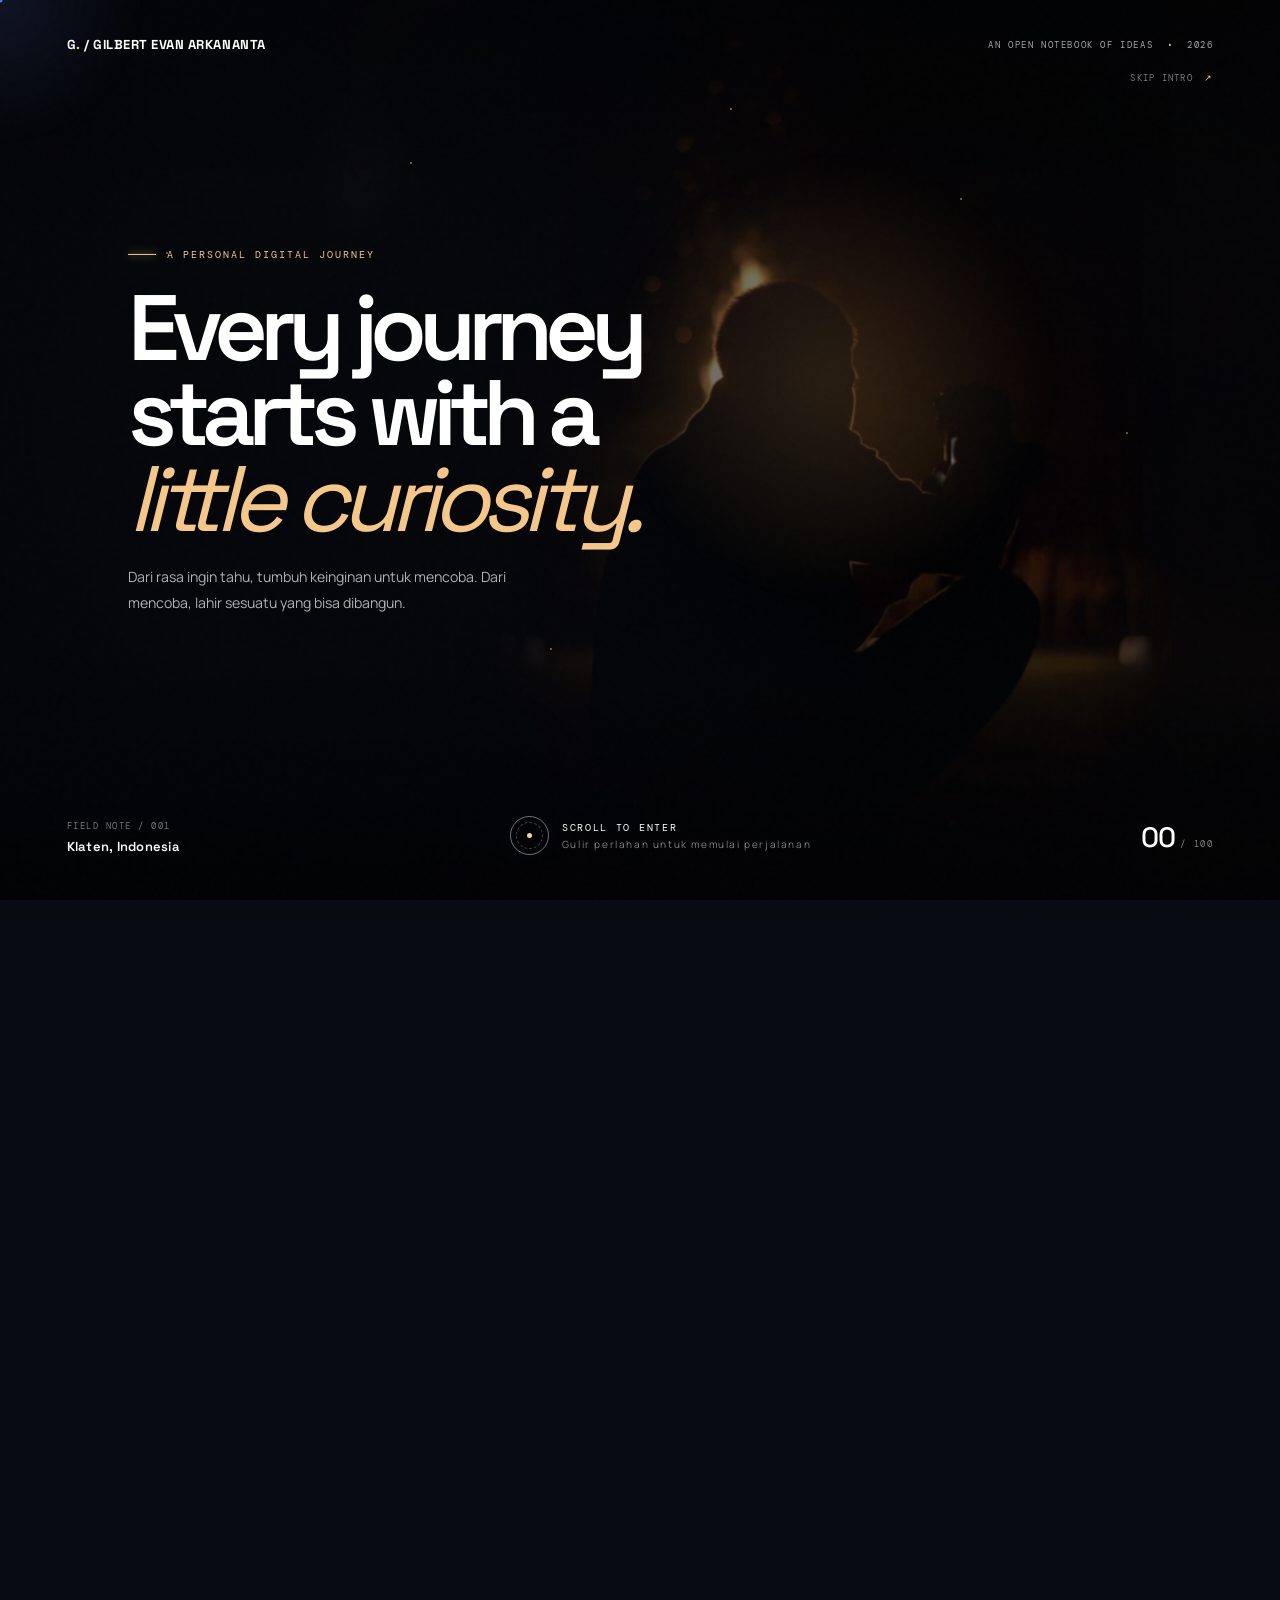
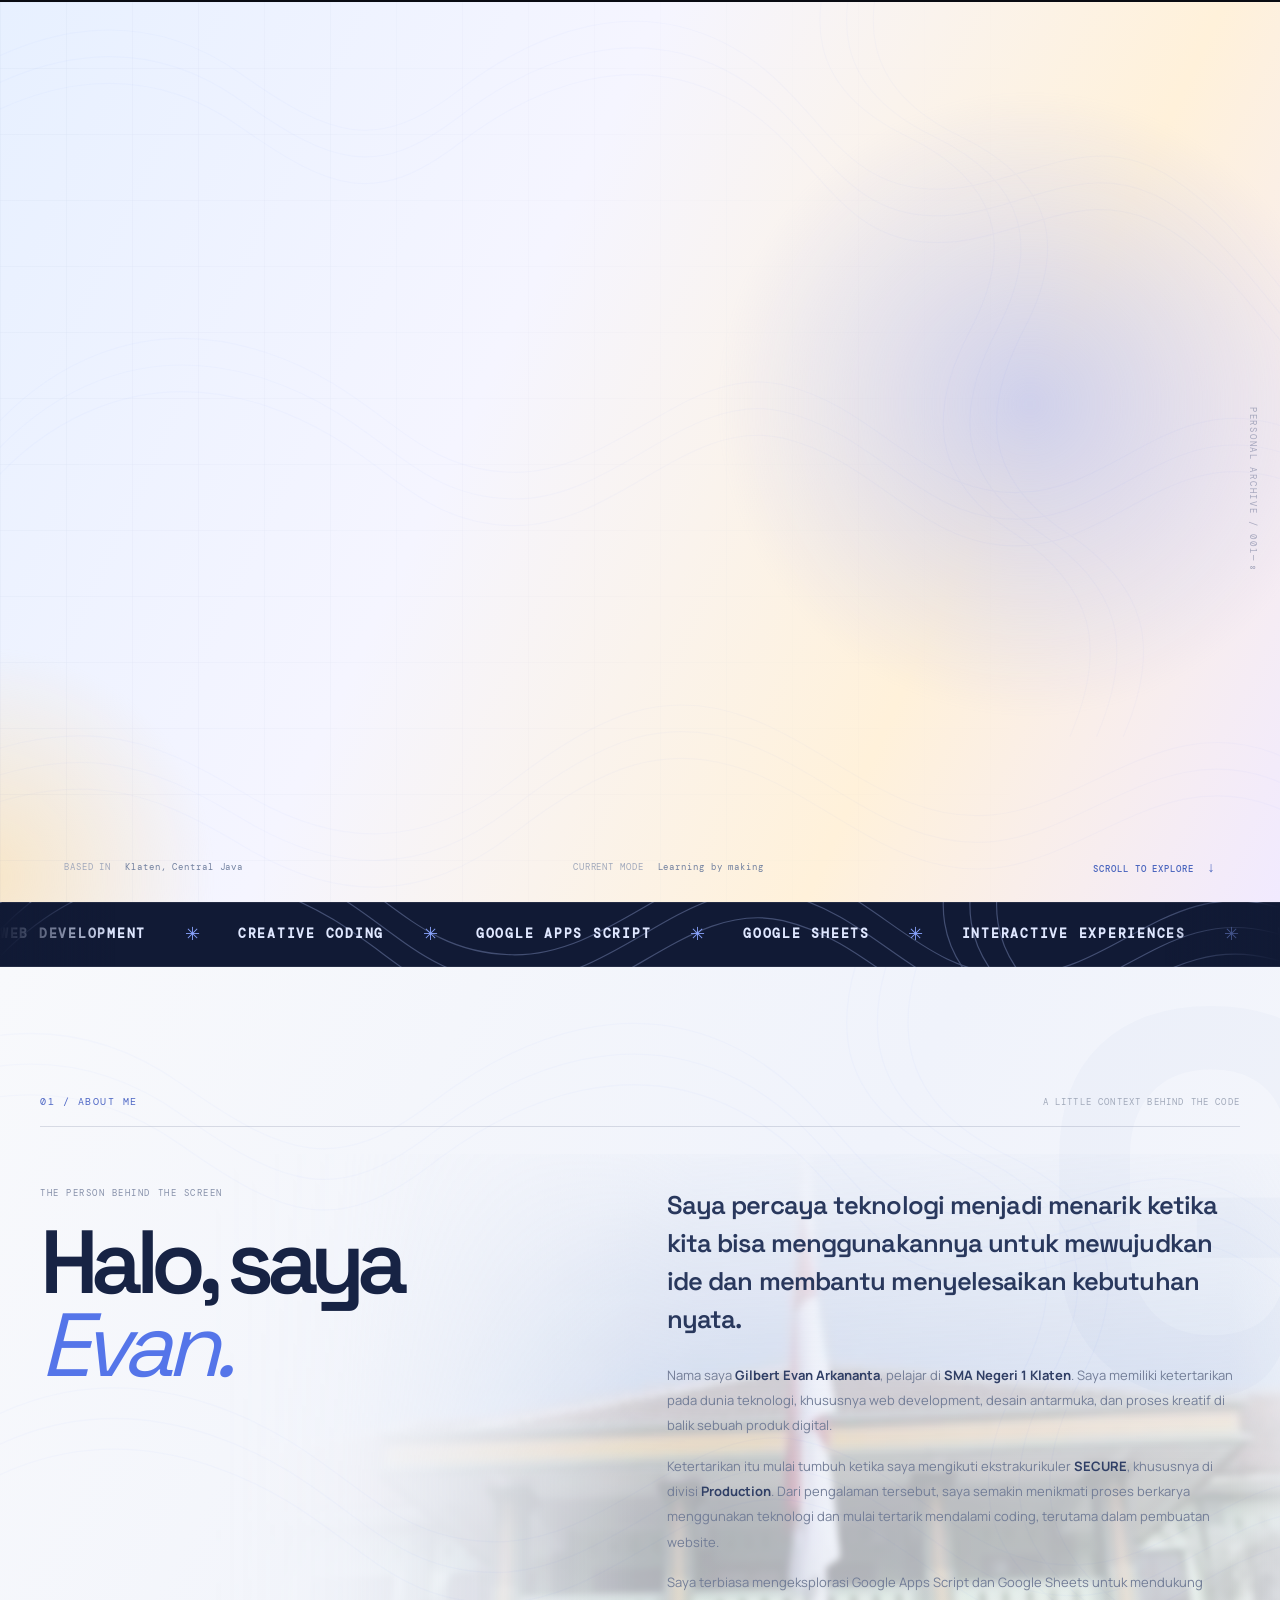
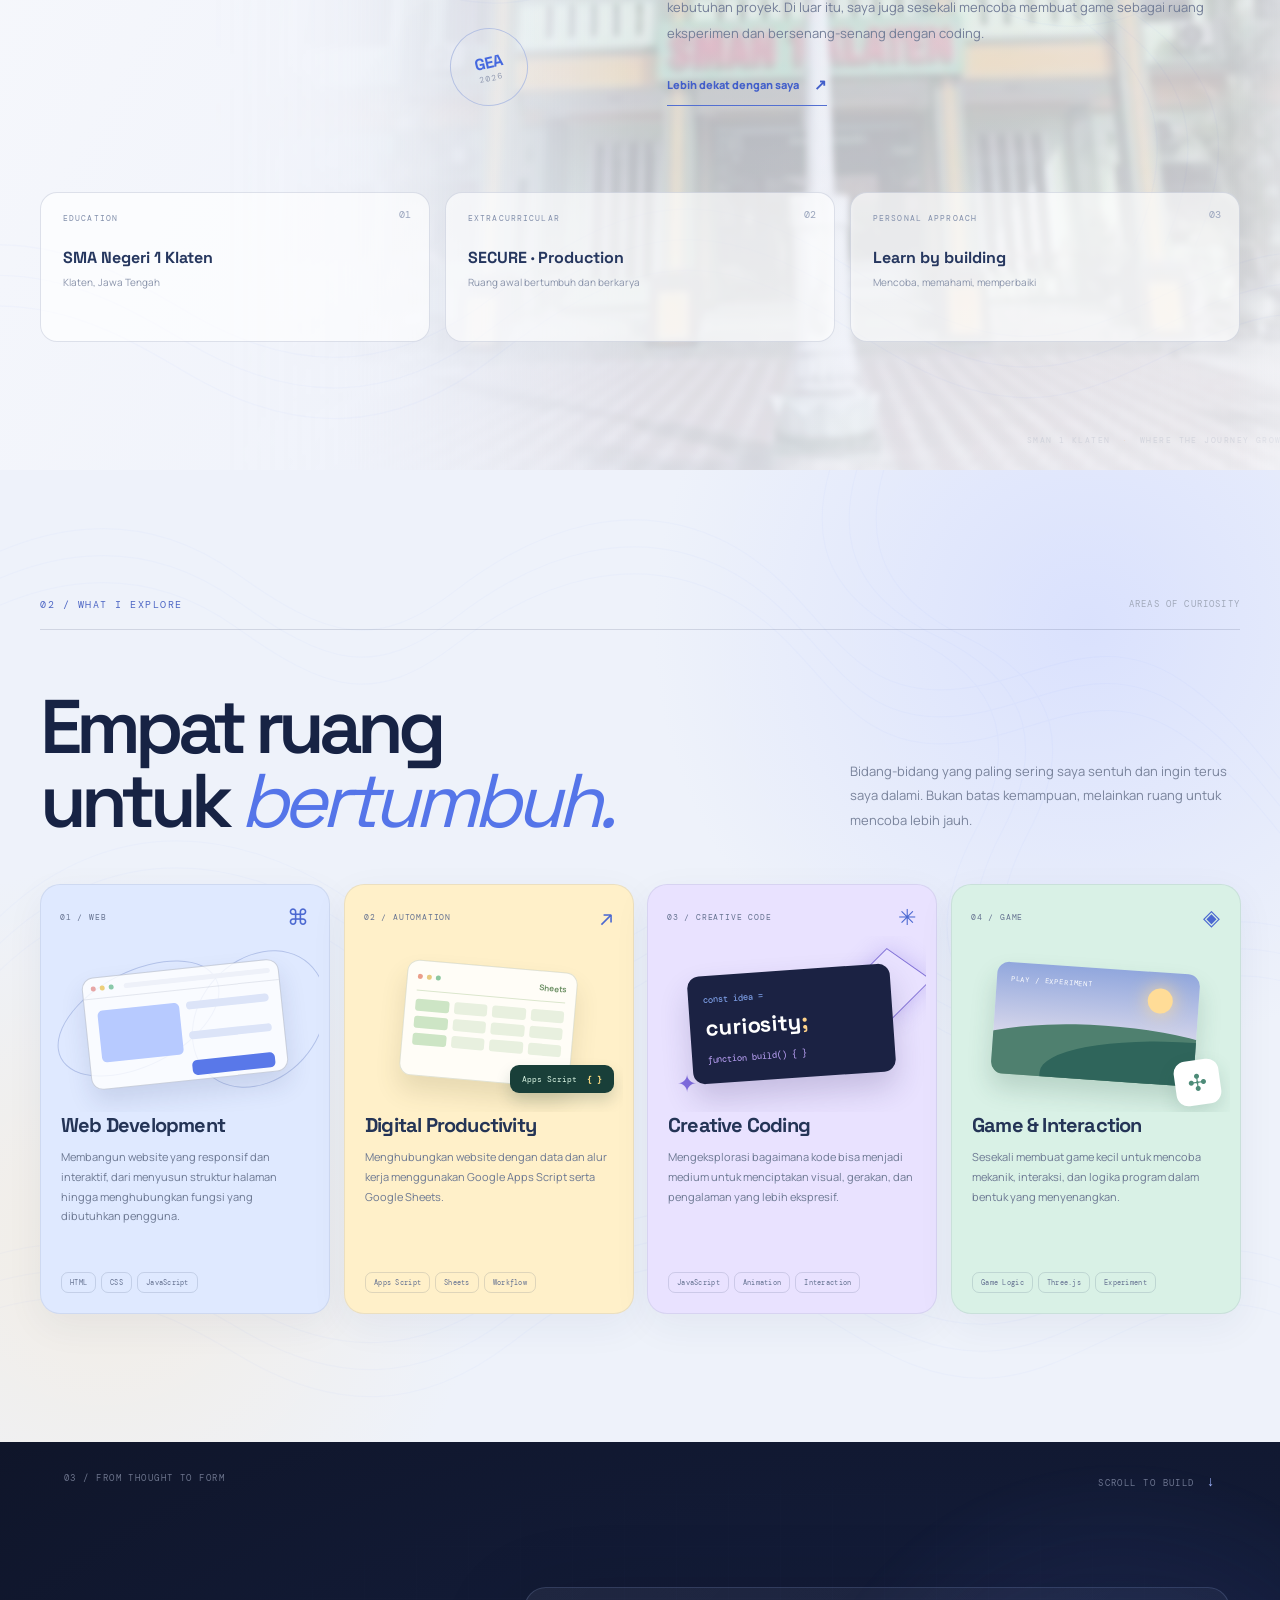
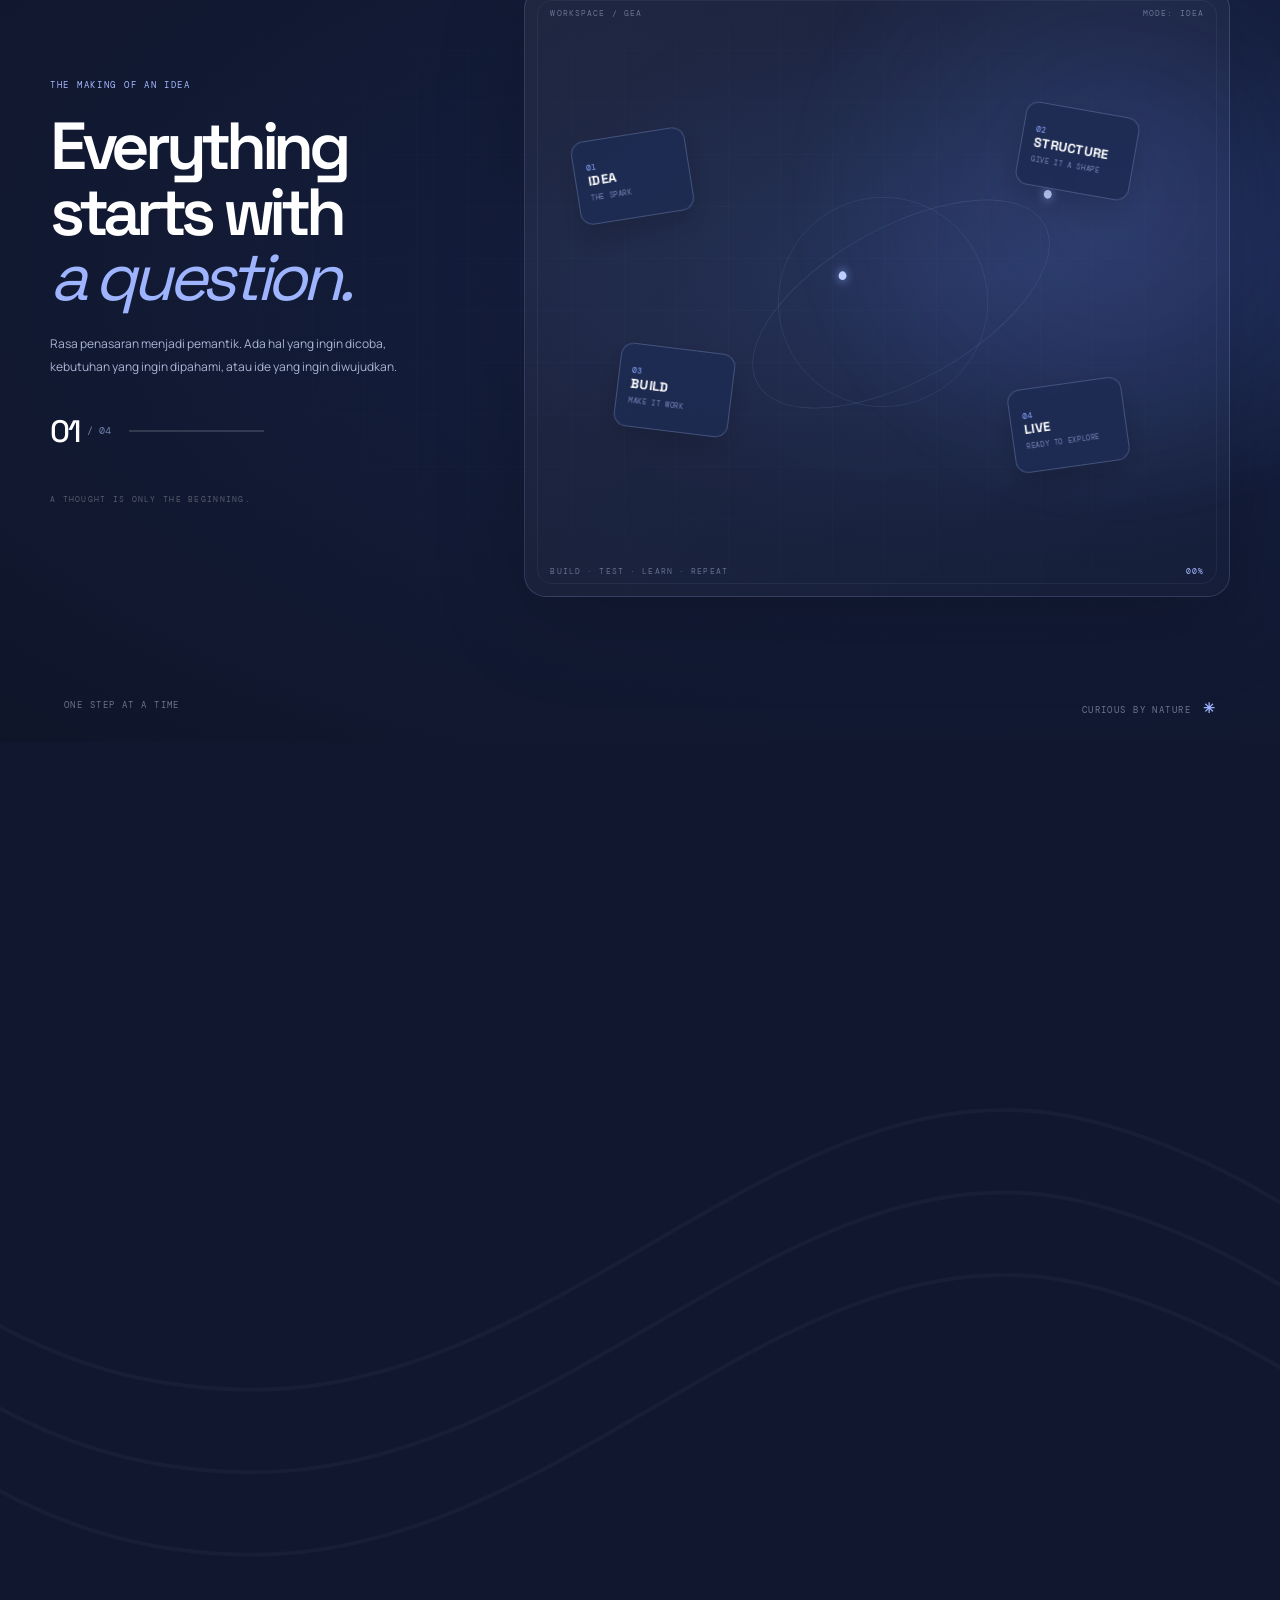
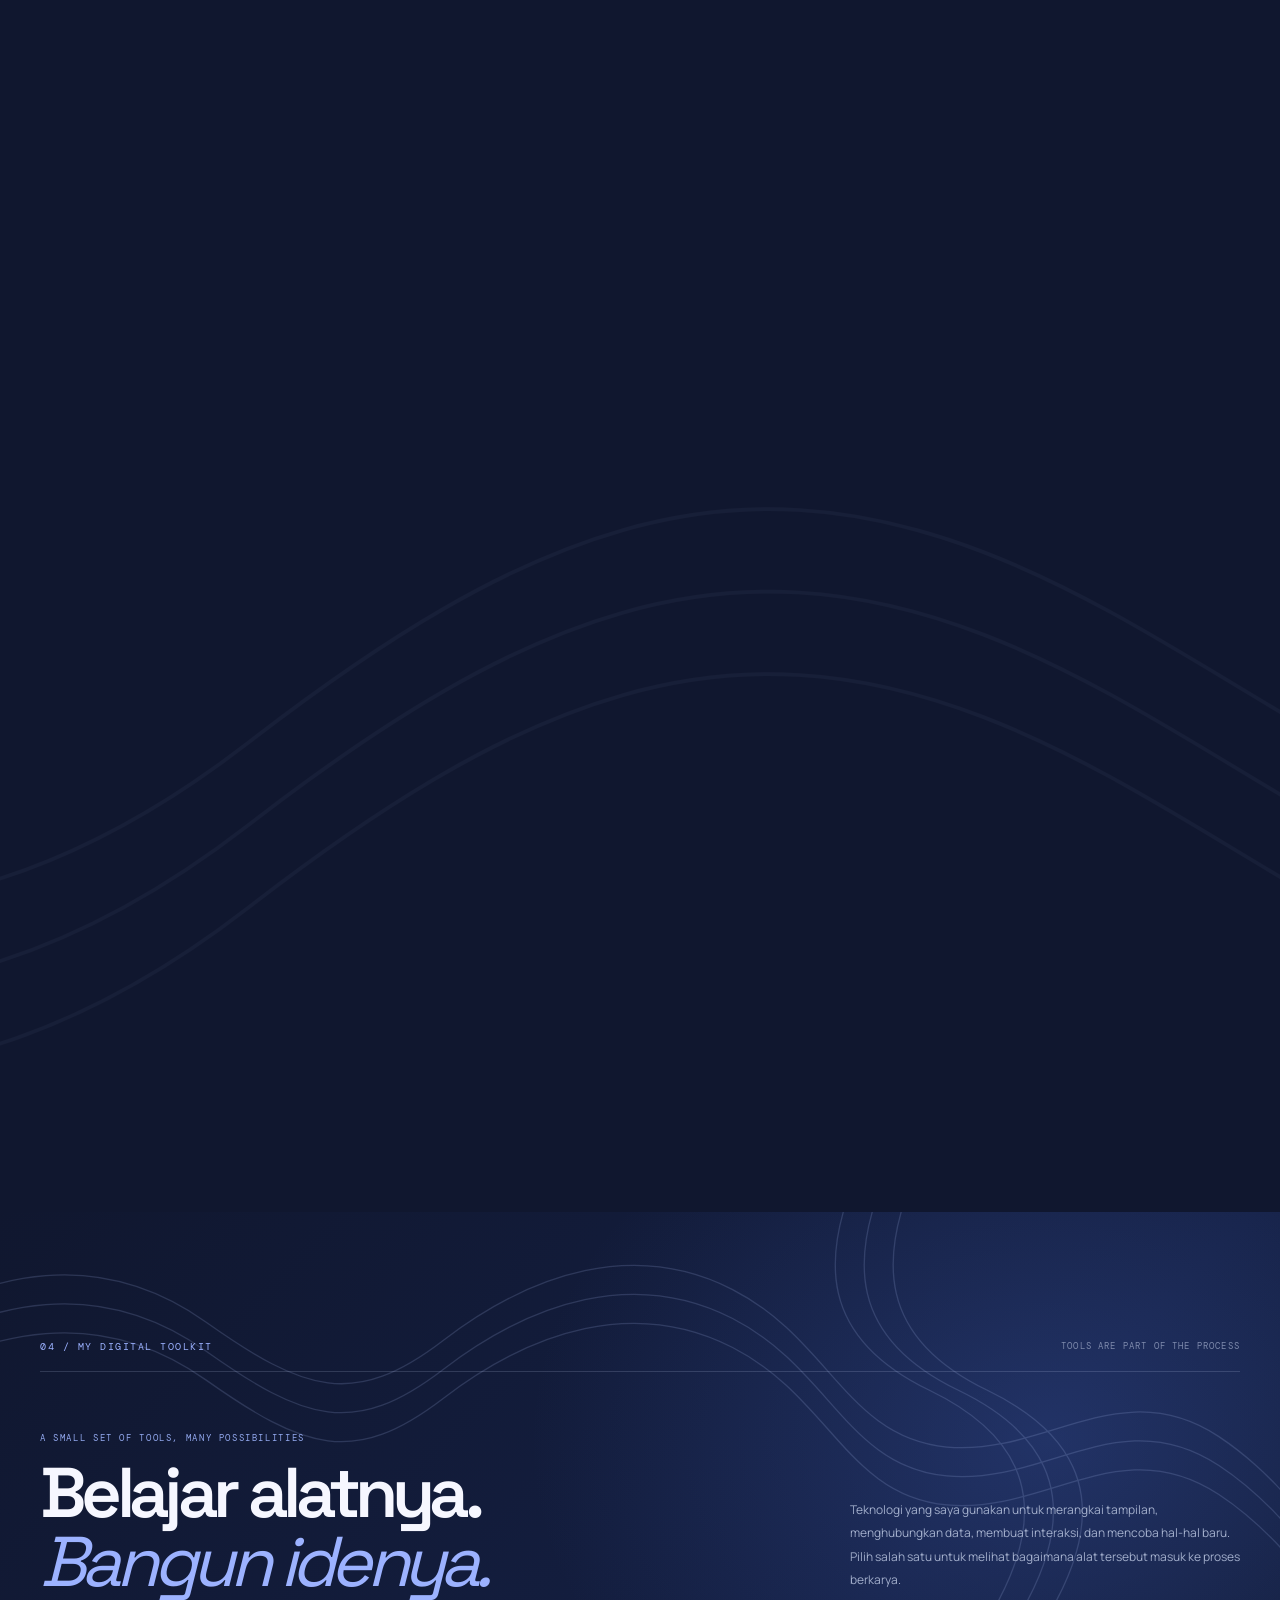
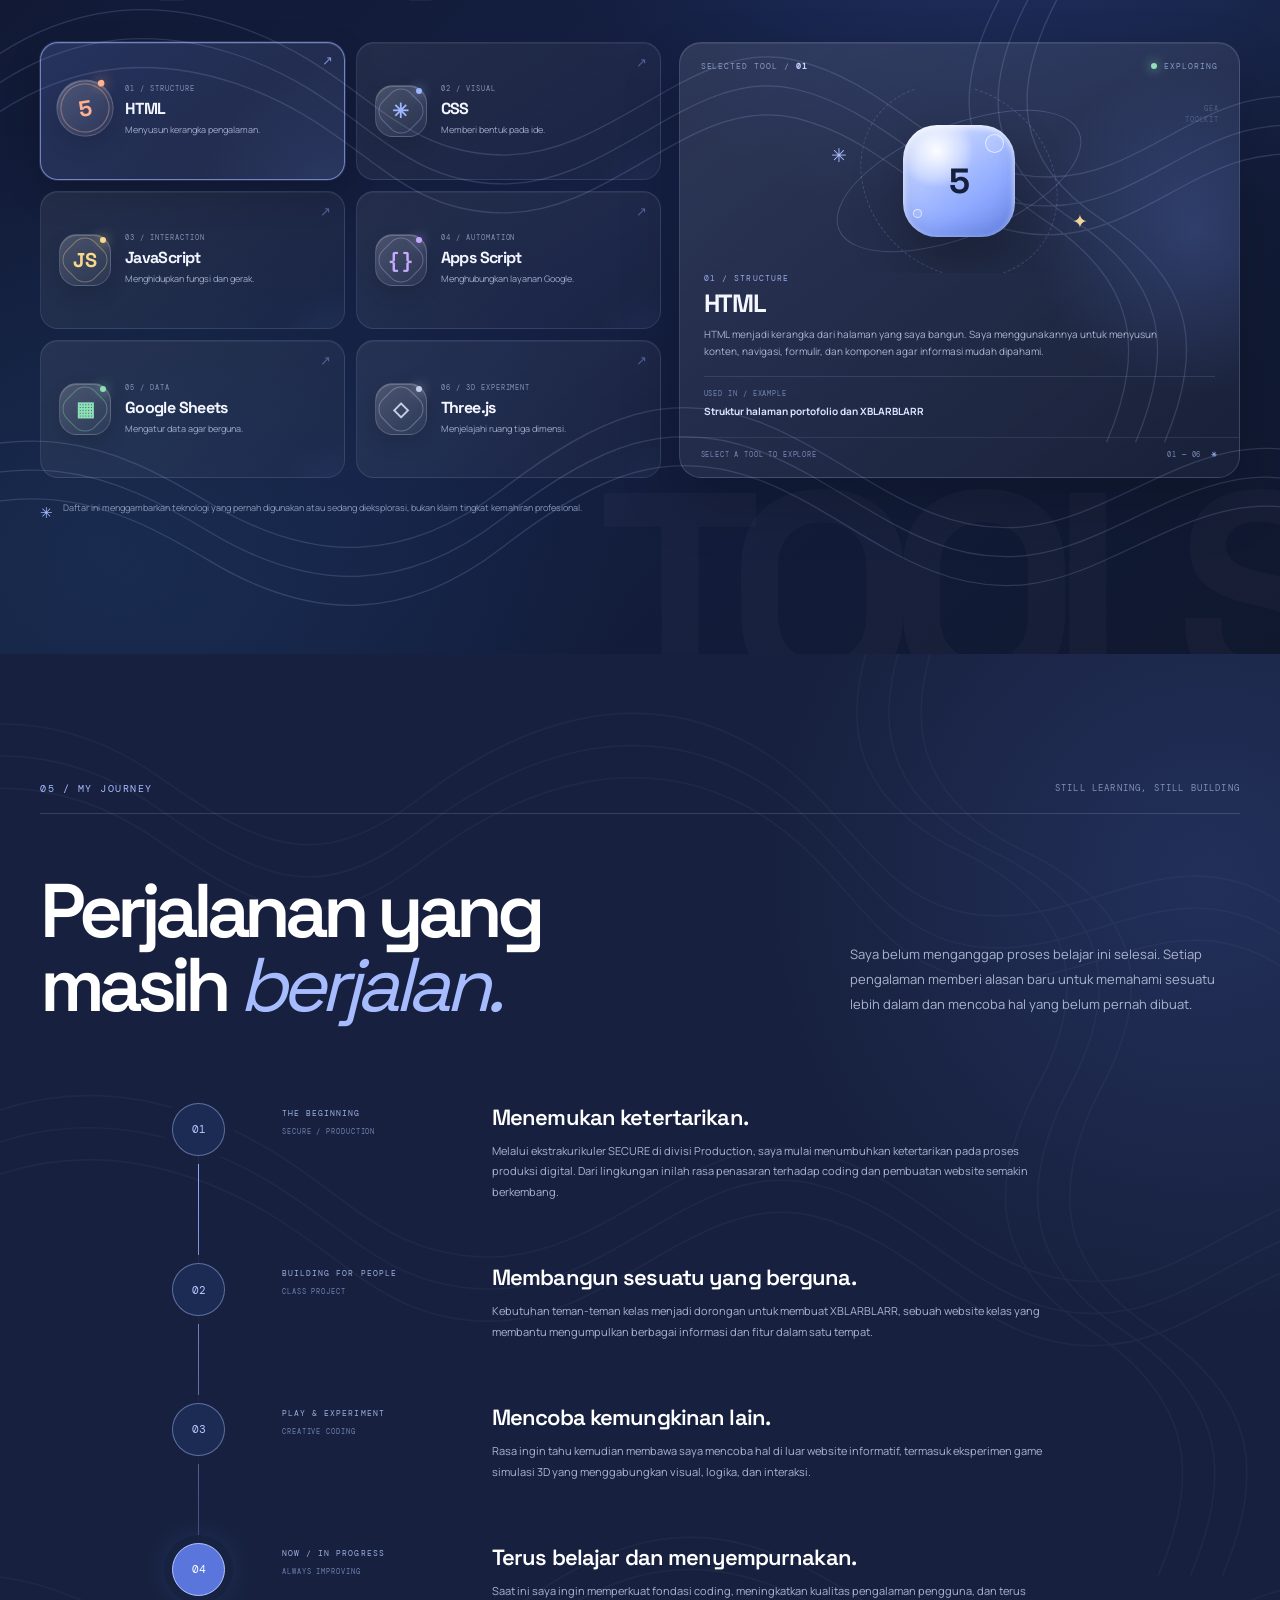
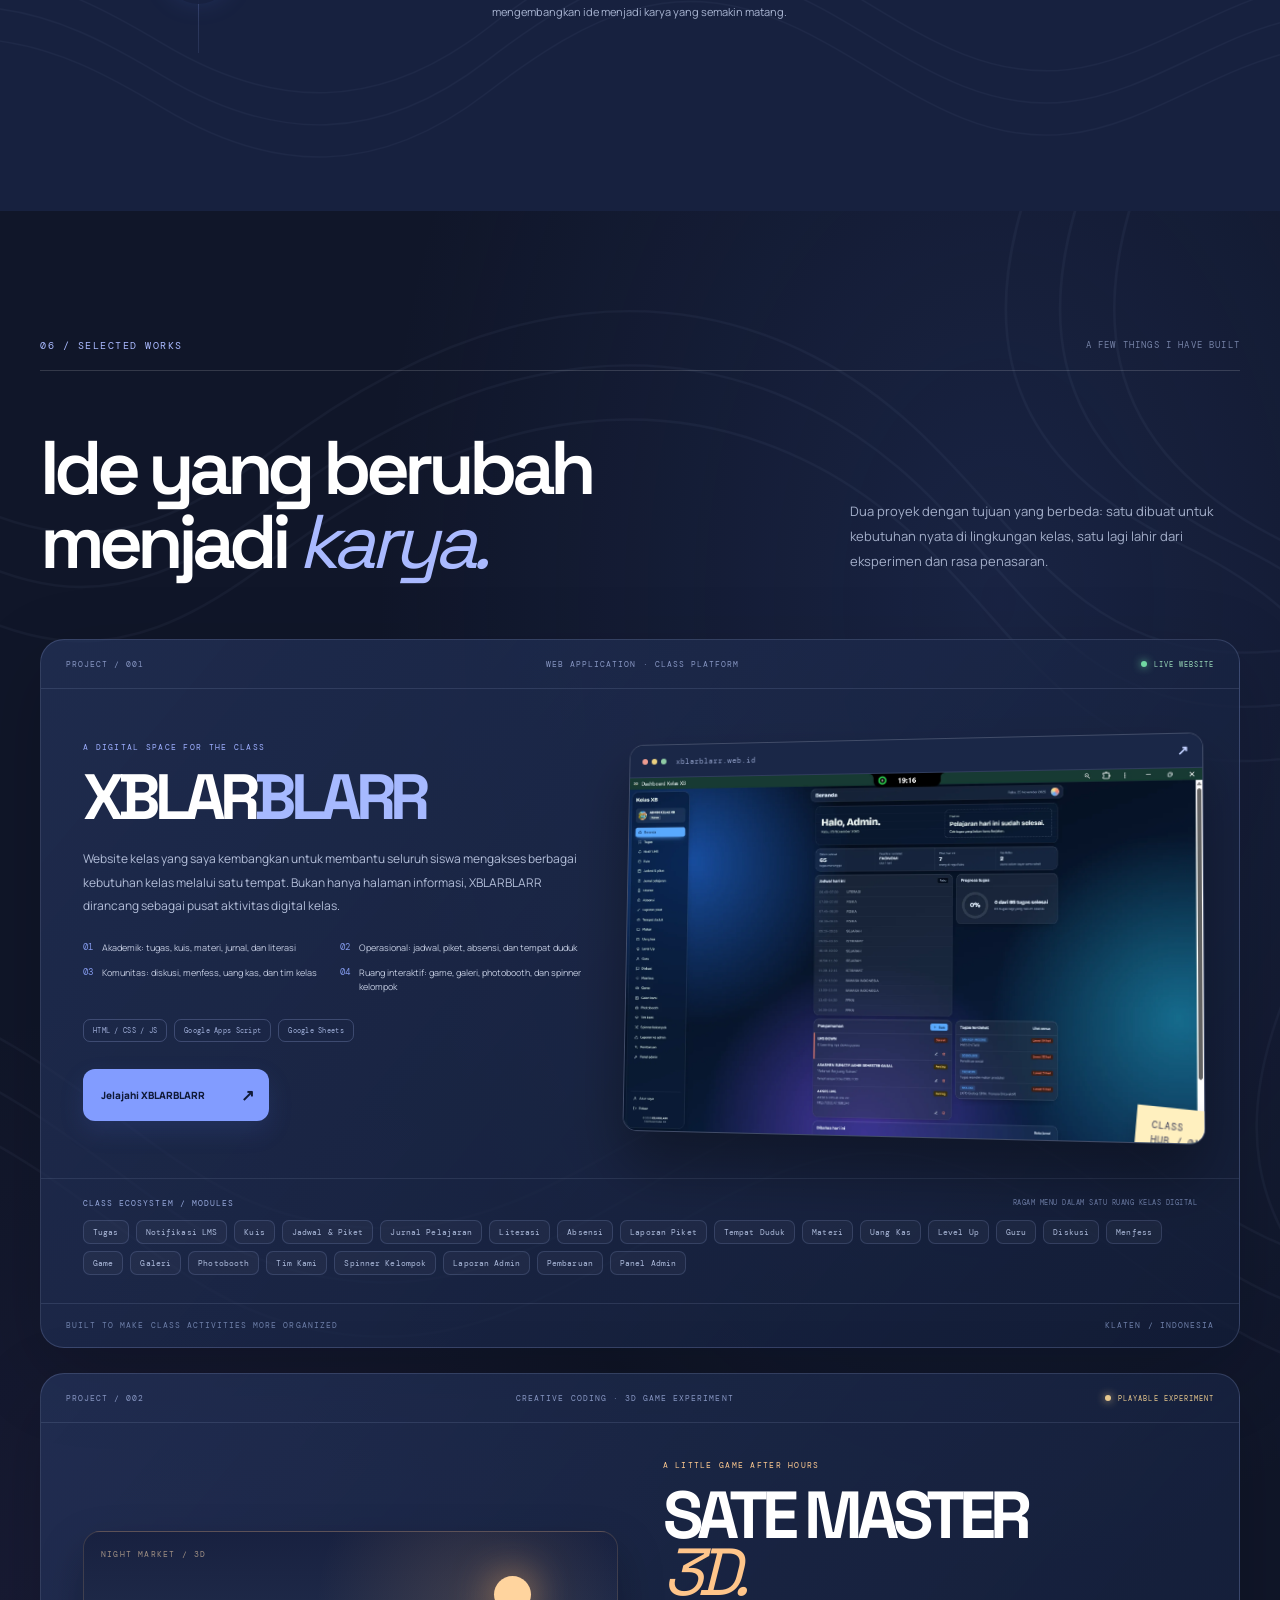
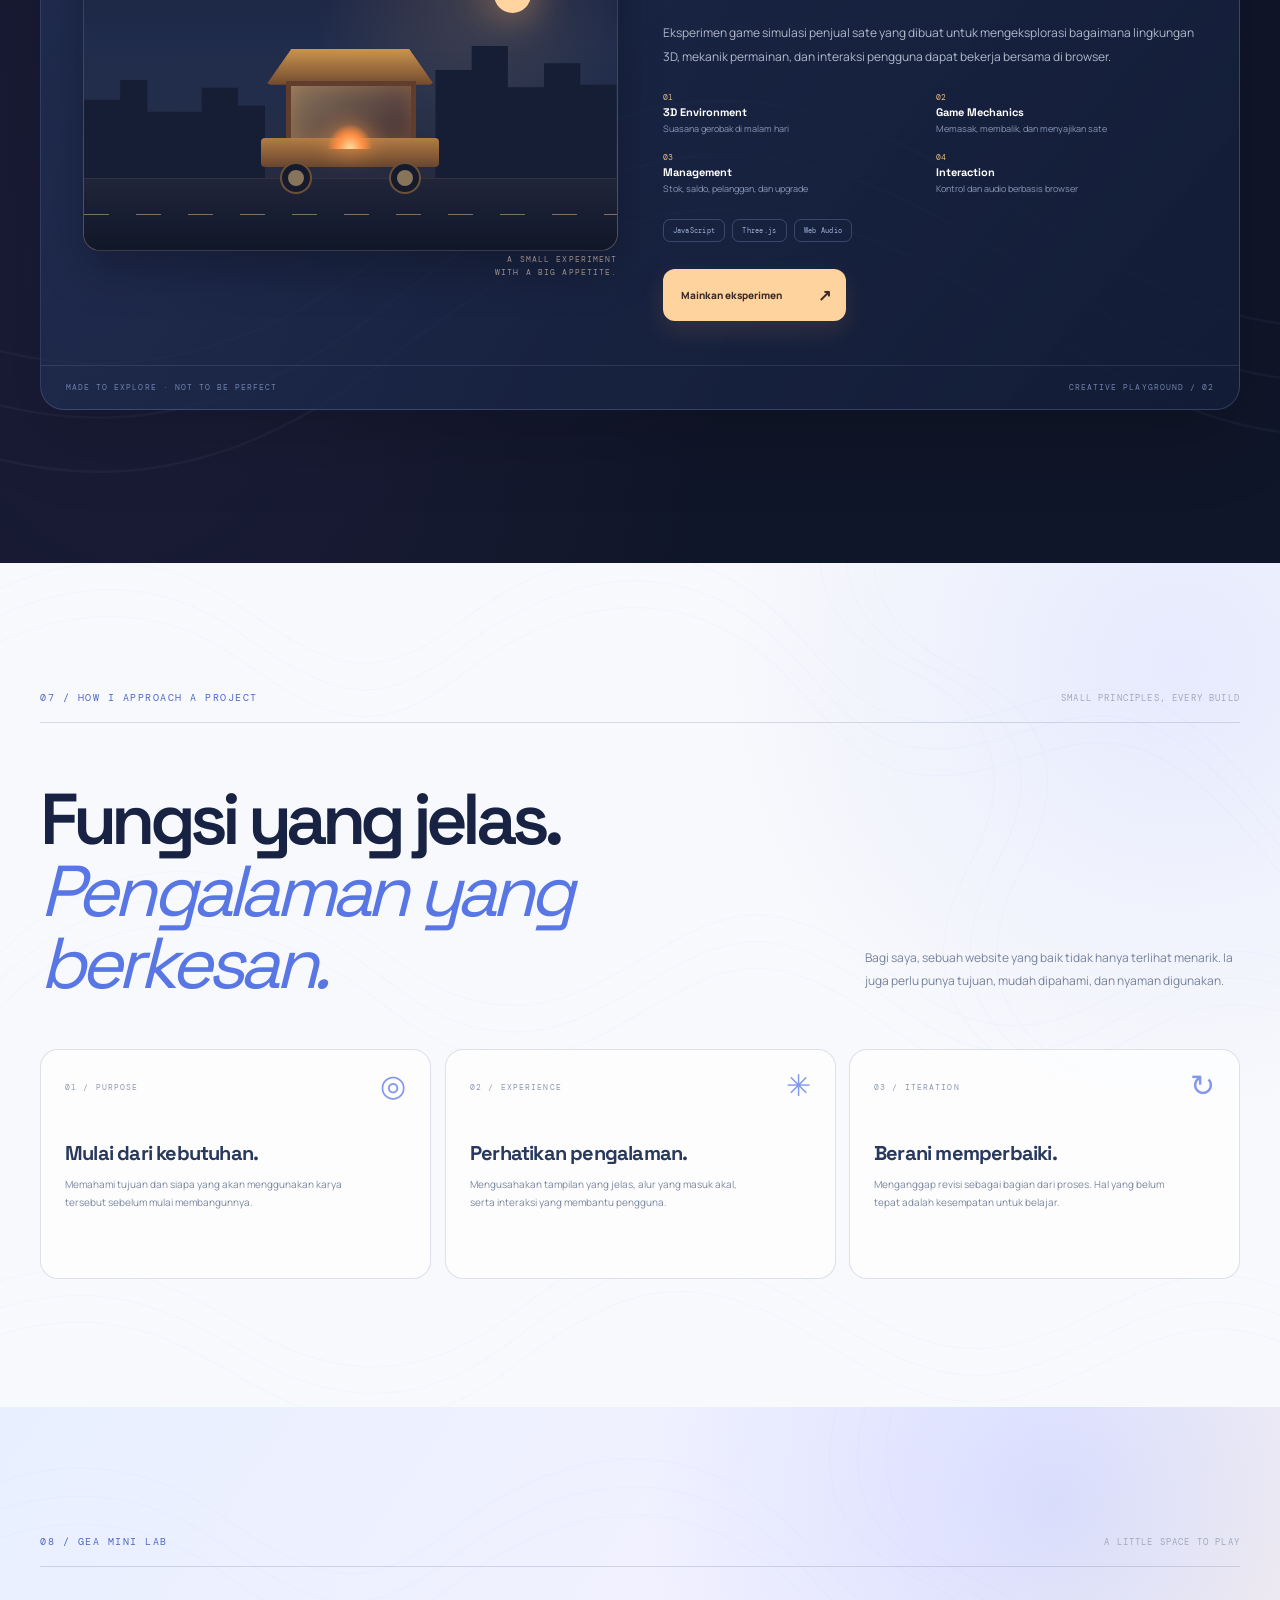
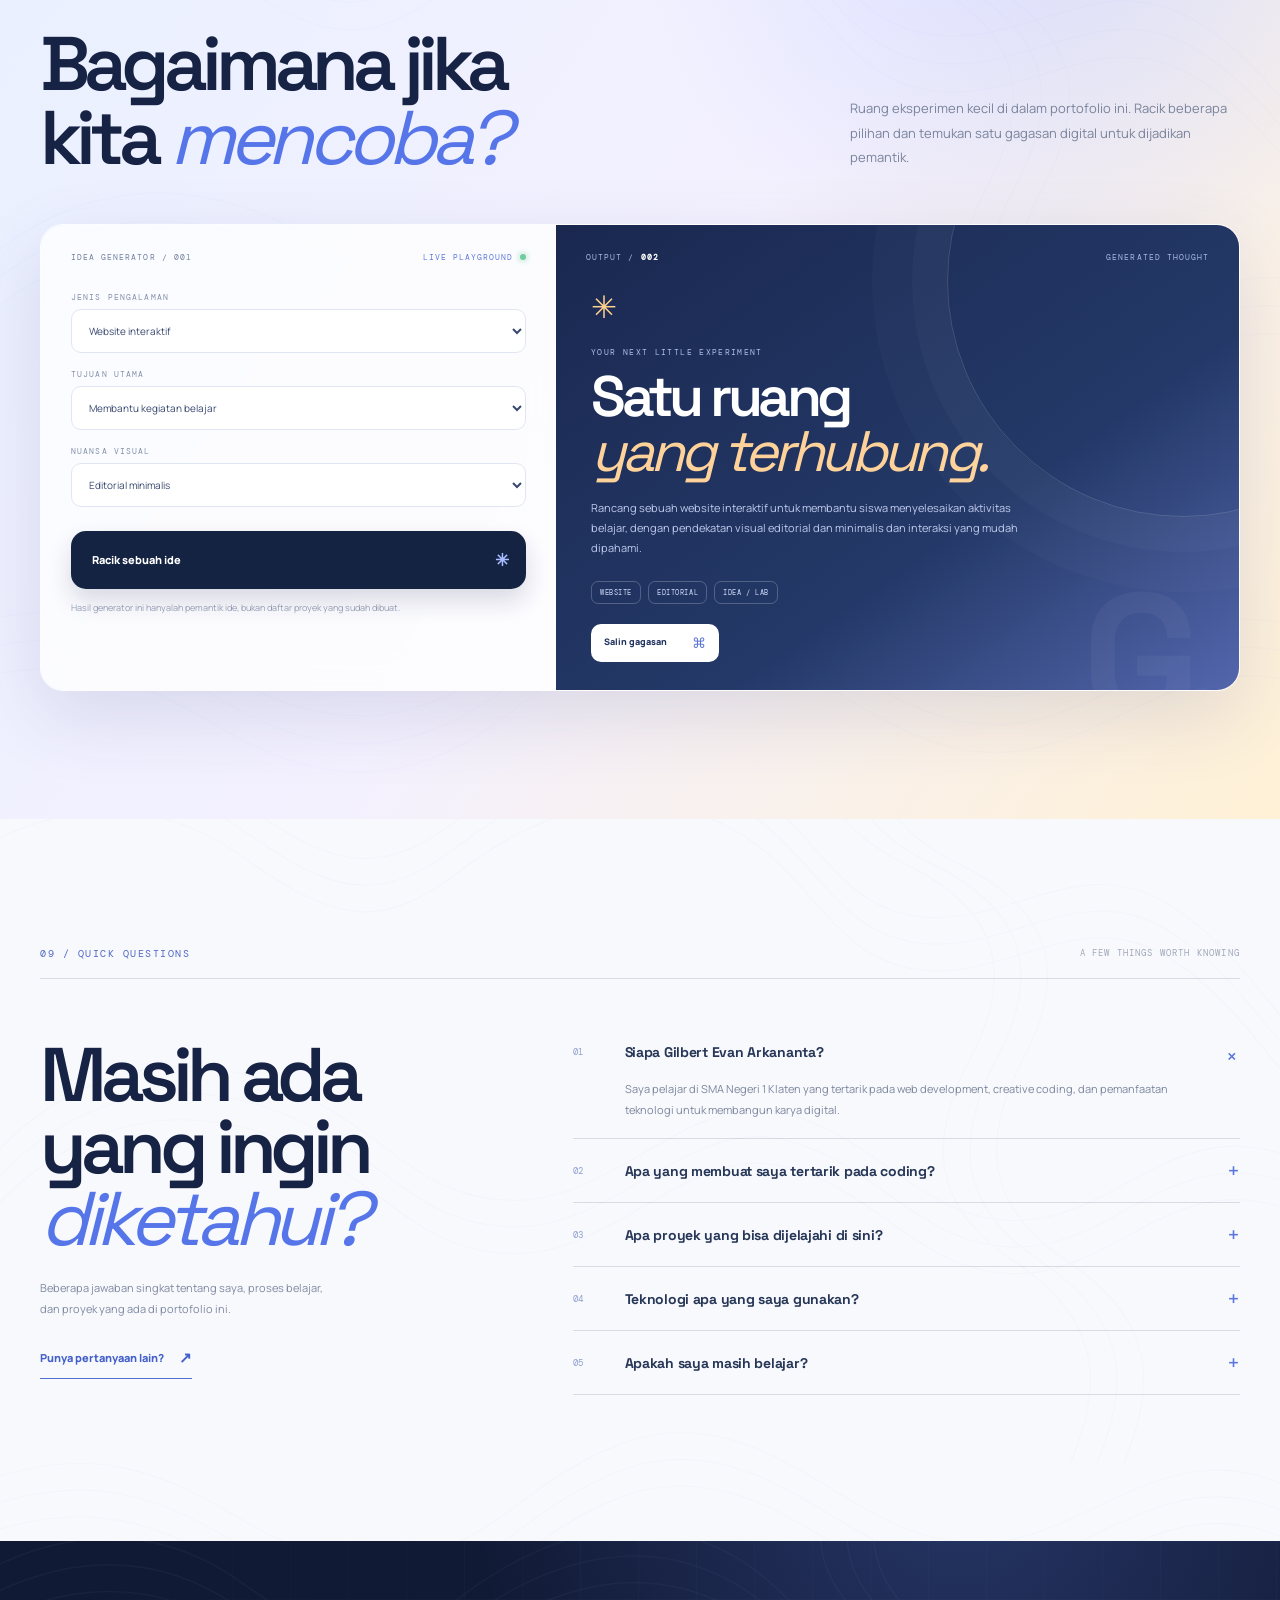
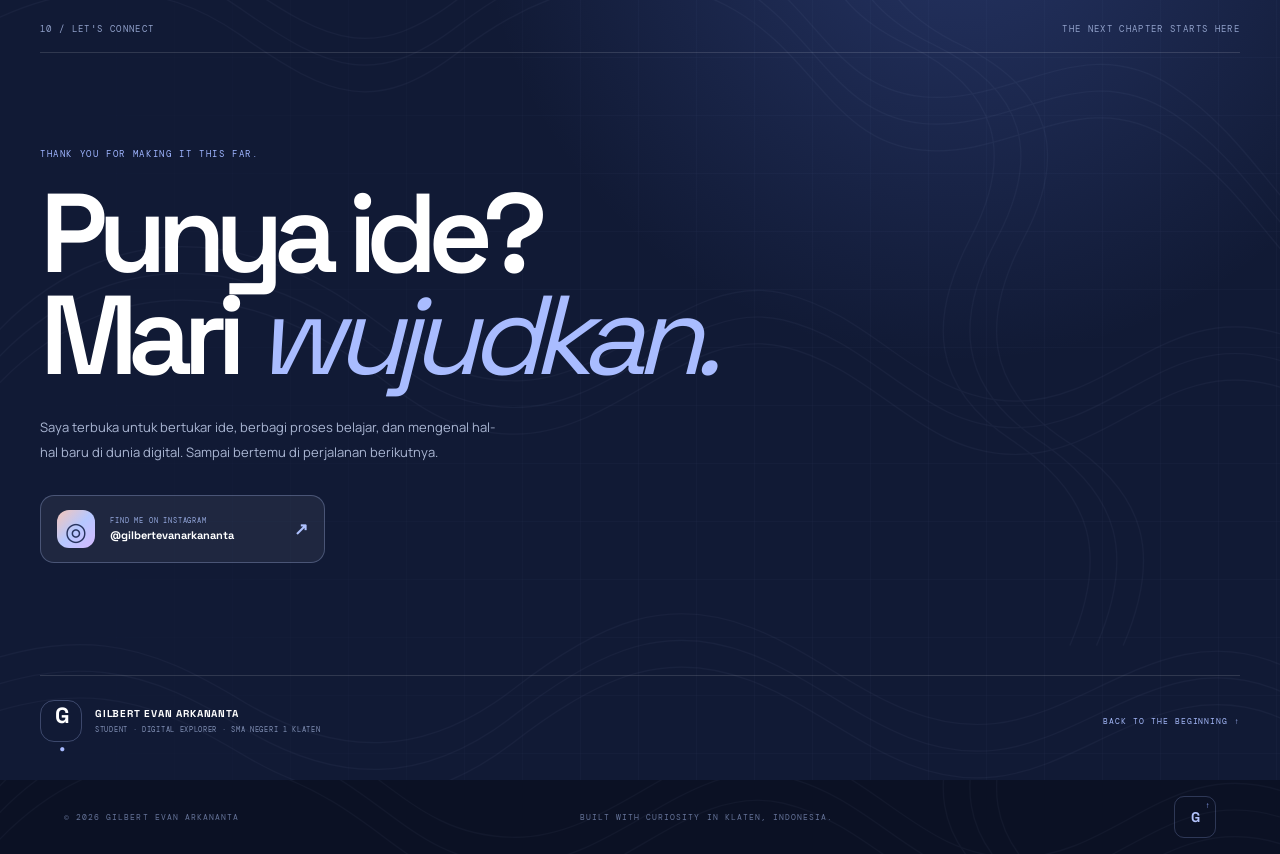
<file: index.html>
<!doctype html>
<html lang="id">
<head>
  <meta charset="utf-8">
  <meta name="viewport" content="width=device-width, initial-scale=1">
  <meta name="theme-color" content="#101323">
  <meta name="color-scheme" content="light dark">
  <meta name="author" content="Gilbert Evan Arkananta">
  <meta name="robots" content="index, follow, max-image-preview:large, max-snippet:-1, max-video-preview:-1">
  <meta name="description" content="Portofolio Gilbert Evan Arkananta (Evan), pelajar SMA Negeri 1 Klaten yang mengeksplorasi web development, creative coding, dan proyek digital seperti XBLARBLARR.">
  <link rel="canonical" href="https://gilbertevanarkananta.my.id/">
  <title>Gilbert Evan Arkananta (Evan) | Digital Portfolio</title>
  <link rel="icon" type="image/svg+xml" href="/assets/favicon.svg">
  <link rel="preconnect" href="https://fonts.googleapis.com">
  <link rel="preconnect" href="https://fonts.gstatic.com" crossorigin>
  <link href="https://fonts.googleapis.com/css2?family=DM+Mono:wght@400;500&family=Manrope:wght@400;500;600;700;800&family=Space+Grotesk:wght@400;500;600;700&display=swap" rel="stylesheet">
  <link rel="stylesheet" href="/styles.css">

  <!-- Open Graph: preview for WhatsApp, Instagram DMs, LinkedIn, and other link unfurlers. -->
  <meta property="og:type" content="website">
  <meta property="og:locale" content="id_ID">
  <meta property="og:site_name" content="Gilbert Evan Arkananta">
  <meta property="og:url" content="https://gilbertevanarkananta.my.id/">
  <meta property="og:title" content="Gilbert Evan Arkananta (Evan) | Digital Portfolio">
  <meta property="og:description" content="Dari rasa ingin tahu menjadi karya digital. Kenali Evan, perjalanan belajar, XBLARBLARR, dan eksperimen Sate Master 3D.">
  <meta property="og:image" content="https://gilbertevanarkananta.my.id/assets/og-cover.jpg">
  <meta property="og:image:secure_url" content="https://gilbertevanarkananta.my.id/assets/og-cover.jpg">
  <meta property="og:image:type" content="image/jpeg">
  <meta property="og:image:width" content="1200">
  <meta property="og:image:height" content="630">
  <meta property="og:image:alt" content="Gilbert Evan Arkananta — personal digital portfolio, student and digital explorer in Klaten, Indonesia">

  <!-- X / Twitter large image card. -->
  <meta name="twitter:card" content="summary_large_image">
  <meta name="twitter:title" content="Gilbert Evan Arkananta (Evan) | Digital Portfolio">
  <meta name="twitter:description" content="Dari rasa ingin tahu menjadi karya digital. Web development, creative coding, dan proyek digital oleh Evan.">
  <meta name="twitter:image" content="https://gilbertevanarkananta.my.id/assets/og-cover.jpg">

  <!-- Structured data: describes the website and the person represented by this portfolio. -->
  <script type="application/ld+json">
  {
    "@context": "https://schema.org",
    "@graph": [
      {
        "@type": "WebSite",
        "@id": "https://gilbertevanarkananta.my.id/#website",
        "url": "https://gilbertevanarkananta.my.id/",
        "name": "Gilbert Evan Arkananta — Digital Portfolio",
        "alternateName": "Evan's Digital Portfolio",
        "description": "Portofolio pribadi Gilbert Evan Arkananta, pelajar yang mengeksplorasi web development, creative coding, dan proyek digital.",
        "inLanguage": "id-ID",
        "publisher": { "@id": "https://gilbertevanarkananta.my.id/#person" }
      },
      {
        "@type": "WebPage",
        "@id": "https://gilbertevanarkananta.my.id/#webpage",
        "url": "https://gilbertevanarkananta.my.id/",
        "name": "Profil Gilbert Evan Arkananta",
        "isPartOf": { "@id": "https://gilbertevanarkananta.my.id/#website" },
        "mainEntity": { "@id": "https://gilbertevanarkananta.my.id/#person" },
        "inLanguage": "id-ID"
      },
      {
        "@type": "Person",
        "@id": "https://gilbertevanarkananta.my.id/#person",
        "name": "Gilbert Evan Arkananta",
        "alternateName": "Evan",
        "url": "https://gilbertevanarkananta.my.id/",
        "image": "https://gilbertevanarkananta.my.id/assets/gilbert-portrait.webp",
        "description": "Pelajar SMA Negeri 1 Klaten yang tertarik pada web development, creative coding, Google Apps Script, Google Sheets, dan pengembangan proyek digital.",
        "sameAs": [
          "https://www.instagram.com/gilbertevanarkananta/"
        ],
        "affiliation": {
          "@type": "EducationalOrganization",
          "name": "SMA Negeri 1 Klaten"
        },
        "knowsAbout": [
          "Web development",
          "HTML",
          "CSS",
          "JavaScript",
          "Creative coding",
          "Google Apps Script",
          "Google Sheets",
          "Three.js",
          "Browser-based game development"
        ]
      }
    ]
  }
  </script>
</head>
<body>
  <a class="skip-link" href="#home">Lewati intro</a>

  <!-- A short loading interlude before the cinematic entrance. -->
  <div class="preloader" id="preloader" aria-label="Memuat portofolio">
    <div class="preloader-grain"></div>
    <div class="loader-top"><span class="loader-mark">G<span>.</span></span><span>PERSONAL DIGITAL SPACE</span></div>
    <div class="loader-center">
      <div class="loader-orbit"><i></i><b></b><span></span></div>
      <p>PREPARING THE JOURNEY</p>
      <h1>Something is<br><em>taking shape.</em></h1>
      <div class="loader-track"><span id="loaderBar"></span></div>
      <div class="loader-meta"><span id="loaderStatus">Gathering the pieces</span><strong id="loaderPercent">00%</strong></div>
    </div>
    <div class="loader-bottom"><span>GILBERT EVAN ARKANANTA</span><span>KLATEN · INDONESIA</span></div>
  </div>

  <div class="grain" aria-hidden="true"></div>
  <div class="cursor-glow" aria-hidden="true"></div>
  <div class="cursor-dot" aria-hidden="true"></div>
  <div class="page-progress" aria-hidden="true"><span id="pageProgress"></span></div>

  <!-- CINEMATIC ENTRY: scroll through the campfire photograph to enter the portfolio. -->
  <section class="opening-track" id="opening" aria-label="Pembuka sinematik. Gulir ke bawah untuk memasuki portofolio.">
    <div class="opening-sticky" id="openingSticky">
      <div class="opening-backdrop" id="openingBackdrop"></div>
      <img class="opening-portrait" id="openingPortrait" src="assets/gilbert-portrait.webp" alt="Siluet Gilbert dalam suasana malam dengan cahaya hangat" fetchpriority="high">
      <div class="opening-shade"></div>
      <div class="opening-vignette"></div>
      <div class="opening-stars" aria-hidden="true"><i></i><i></i><i></i><i></i><i></i><i></i></div>
      <div class="opening-top"><span class="opening-brand">G<span>.</span> / GILBERT EVAN ARKANANTA</span><span>AN OPEN NOTEBOOK OF IDEAS <b>·</b> 2026</span></div>
      <div class="opening-copy" id="openingCopy">
        <p class="opening-kicker"><i></i> A PERSONAL DIGITAL JOURNEY</p>
        <h1>Every journey<br>starts with a<br><em>little curiosity.</em></h1>
        <p class="opening-desc">Dari rasa ingin tahu, tumbuh keinginan untuk mencoba. Dari mencoba, lahir sesuatu yang bisa dibangun.</p>
      </div>
      <div class="opening-bottom" id="openingBottom">
        <div class="opening-location"><small>FIELD NOTE / 001</small><strong>Klaten, Indonesia</strong></div>
        <div class="opening-scroll-prompt"><span class="scroll-ring"><i></i></span><span><strong>SCROLL TO ENTER</strong><small>Gulir perlahan untuk memulai perjalanan</small></span></div>
        <div class="opening-counter"><strong id="openingPercent">00</strong><small> / 100</small></div>
      </div>
      <div class="opening-enter" id="openingEnter"><span>WELCOME TO MY DIGITAL SPACE</span><i>↓</i></div>
      <a class="skip-opening" href="#home">SKIP INTRO <span>↗</span></a>
      <div class="opening-flare" aria-hidden="true"></div>
    </div>
  </section>

  <header class="site-header" id="siteHeader">
    <a class="site-brand" href="#home" aria-label="Gilbert, beranda"><span class="brand-icon" aria-hidden="true">G</span><span><strong>GILBERT EVAN</strong><small>DIGITAL PORTFOLIO</small></span></a>
    <nav class="main-nav" id="mainNav" aria-label="Navigasi utama">
      <a class="nav-link active" href="#home">Beranda</a>
      <a class="nav-link" href="#about">Profil</a>
      <a class="nav-link" href="#explore">Eksplorasi</a>
      <a class="nav-link" href="#works">Karya</a>
      <a class="nav-link" href="#journey">Perjalanan</a>
      <a class="nav-link" href="#lab">Lab</a>
    </nav>
    <a class="header-contact" href="#contact">Mari terhubung <span>↗</span></a>
    <button class="menu-toggle" id="menuToggle" aria-label="Buka navigasi" aria-expanded="false"><i></i><i></i></button>
  </header>

  <main id="main">
    <!-- HERO: the lanyard is intentionally draggable on desktop and touch devices. -->
    <section class="hero contour-surface contour-light" id="home">
      <div class="hero-orb hero-orb-one"></div><div class="hero-orb hero-orb-two"></div>
      <div class="hero-grid"></div>
      <div class="hero-shell">
        <div class="hero-copy">
          <p class="eyebrow reveal"><span class="eyebrow-dot"></span> HALO, SAYA EVAN <span class="eyebrow-year">— 2026</span></p>
          <h2 class="hero-title reveal">Mengubah rasa<br>penasaran menjadi<br><em>karya digital.</em></h2>
          <p class="hero-lead reveal">Saya seorang pelajar yang senang mengeksplorasi teknologi, terutama pengembangan web. Saya menikmati proses menyusun ide, merancang pengalaman, menulis kode, lalu melihat semuanya bekerja menjadi sesuatu yang nyata.</p>
          <div class="hero-actions reveal">
            <a class="button button-dark magnetic" href="#works"><span>Jelajahi karya</span><b>↘</b></a>
            <a class="text-link" href="#about">Kenali saya <span>↓</span></a>
          </div>
          <div class="hero-note reveal"><span class="note-line"></span><span>LEARNING BY MAKING · BUILDING WITH CURIOSITY</span></div>
        </div>

        <div class="lanyard-area reveal" id="lanyardArea">
          <div class="lanyard-halo"></div>
          <div class="lanyard-rig" id="lanyardRig">
            <svg class="lanyard-cord" id="lanyardCord" viewBox="0 0 360 500" preserveAspectRatio="none" aria-hidden="true"><defs><linearGradient id="lanyardGradient" x1="0" x2="1"><stop offset="0" stop-color="#2c4fc8"/><stop offset=".5" stop-color="#7d9cff"/><stop offset="1" stop-color="#385bd1"/></linearGradient></defs><path id="lanyardCordPath" d="M180 0 C180 58 180 82 180 118"></path></svg>
            <div class="lanyard-ribbon" id="lanyardRibbon"><span>GILBERT EVAN · CREATIVE EXPLORER · GILBERT EVAN ·</span></div>
            <div class="lanyard-clip" aria-hidden="true"><i></i><b></b></div>
            <div class="identity-card" id="identityCard" role="group" aria-label="Kartu identitas Evan. Tekan dan seret kartu ke mana saja di layar.">
              <div class="id-card-top"><span>PERSONAL IDENTITY</span><b>GEA / 001</b></div>
              <div class="id-card-hole"></div>
              <div class="id-card-photo"><img src="assets/gilbert-portrait.webp" alt="Foto siluet Gilbert dalam suasana malam" draggable="false"><span class="id-photo-mark">G<span>.</span></span></div>
              <div class="id-card-name">GILBERT EVAN<br>ARKANANTA</div>
              <div class="id-card-role">STUDENT · DIGITAL EXPLORER</div>
              <div class="id-card-rule"></div>
              <div class="id-card-foot"><span>SMA NEGERI 1 KLATEN</span><span>✳ 001</span></div>
              <div class="id-card-shine"></div>
            </div>
          </div>
          <div class="drag-hint" id="dragHint"><span class="drag-icon">✣</span><span><strong>DRAG THE ID</strong><small>Tekan lalu seret ke mana saja</small></span><span class="drag-arrow">↗</span></div>
          <div class="lanyard-caption">A SMALL CARD, A BIGGER JOURNEY <span>✳</span></div>
        </div>
      </div>
      <div class="hero-bottomline"><span><b>BASED IN</b> Klaten, Central Java</span><span><b>CURRENT MODE</b> Learning by making</span><a href="#about">SCROLL TO EXPLORE <i>↓</i></a></div>
      <div class="hero-side-label">PERSONAL ARCHIVE / 001—∞</div>
    </section>

    <div class="ticker" aria-label="Bidang yang sedang saya eksplorasi"><div class="ticker-track">
      <span>WEB DEVELOPMENT</span><b>✳</b><span>CREATIVE CODING</span><b>✳</b><span>GOOGLE APPS SCRIPT</span><b>✳</b><span>GOOGLE SHEETS</span><b>✳</b><span>INTERACTIVE EXPERIENCES</span><b>✳</b>
      <span>WEB DEVELOPMENT</span><b>✳</b><span>CREATIVE CODING</span><b>✳</b><span>GOOGLE APPS SCRIPT</span><b>✳</b><span>GOOGLE SHEETS</span><b>✳</b><span>INTERACTIVE EXPERIENCES</span><b>✳</b>
    </div></div>

    <!-- ABOUT -->
    <section class="about-section paper-section section-pad contour-surface contour-light" id="about">
      <div class="about-campus-art" aria-hidden="true">
        <img src="assets/sman1-klaten-photo.webp" alt="" loading="lazy">
        <span>SMAN 1 KLATEN <i>·</i> WHERE THE JOURNEY GROWS</span>
      </div>
      <div class="section-shell">
        <div class="section-heading reveal"><span class="section-index">01 / ABOUT ME</span><span class="section-aside">A LITTLE CONTEXT BEHIND THE CODE</span></div>
        <div class="about-grid">
          <div class="about-head reveal"><p class="mini-label">THE PERSON BEHIND THE SCREEN</p><h2>Halo, saya<br><em>Evan.</em></h2><div class="about-stamp">GEA<br><span>2026</span></div></div>
          <div class="about-text reveal delay-1">
            <p class="about-big">Saya percaya teknologi menjadi menarik ketika kita bisa menggunakannya untuk mewujudkan ide dan membantu menyelesaikan kebutuhan nyata.</p>
            <p>Nama saya <strong>Gilbert Evan Arkananta</strong>, pelajar di <strong>SMA Negeri 1 Klaten</strong>. Saya memiliki ketertarikan pada dunia teknologi, khususnya web development, desain antarmuka, dan proses kreatif di balik sebuah produk digital.</p>
            <p>Ketertarikan itu mulai tumbuh ketika saya mengikuti ekstrakurikuler <strong>SECURE</strong>, khususnya di divisi <strong>Production</strong>. Dari pengalaman tersebut, saya semakin menikmati proses berkarya menggunakan teknologi dan mulai tertarik mendalami coding, terutama dalam pembuatan website.</p>
            <p>Saya terbiasa mengeksplorasi Google Apps Script dan Google Sheets untuk mendukung kebutuhan proyek. Di luar itu, saya juga sesekali mencoba membuat game sebagai ruang eksperimen dan bersenang-senang dengan coding.</p>
            <a class="inline-link" href="https://www.instagram.com/gilbertevanarkananta/" target="_blank" rel="noopener noreferrer">Lebih dekat dengan saya <span>↗</span></a>
          </div>
        </div>
        <div class="profile-facts">
          <article class="profile-fact reveal"><span class="fact-no">01</span><span class="fact-label">EDUCATION</span><strong>SMA Negeri 1 Klaten</strong><small>Klaten, Jawa Tengah</small></article>
          <article class="profile-fact reveal delay-1"><span class="fact-no">02</span><span class="fact-label">EXTRACURRICULAR</span><strong>SECURE · Production</strong><small>Ruang awal bertumbuh dan berkarya</small></article>
          <article class="profile-fact reveal delay-2"><span class="fact-no">03</span><span class="fact-label">PERSONAL APPROACH</span><strong>Learn by building</strong><small>Mencoba, memahami, memperbaiki</small></article>
        </div>
      </div>
    </section>

    <!-- EXPLORATION DOMAINS -->
    <section class="explore-section section-pad contour-surface contour-light" id="explore">
      <div class="section-shell">
        <div class="section-heading reveal"><span class="section-index">02 / WHAT I EXPLORE</span><span class="section-aside">AREAS OF CURIOSITY</span></div>
        <div class="explore-intro reveal"><h2>Empat ruang<br>untuk <em>bertumbuh.</em></h2><p>Bidang-bidang yang paling sering saya sentuh dan ingin terus saya dalami. Bukan batas kemampuan, melainkan ruang untuk mencoba lebih jauh.</p></div>
        <div class="explore-grid">
          <article class="explore-card explore-blue reveal"><div class="explore-card-top"><span>01 / WEB</span><span class="explore-symbol">⌘</span></div><div class="explore-art web-art"><div class="browser-mini"><div class="browser-bar"><i></i><i></i><i></i><span></span></div><div class="browser-layout"><b></b><i></i><i></i><em></em></div></div><span class="art-orbit orbit-a"></span><span class="art-orbit orbit-b"></span></div><div class="explore-card-copy"><h3>Web Development</h3><p>Membangun website yang responsif dan interaktif, dari menyusun struktur halaman hingga menghubungkan fungsi yang dibutuhkan pengguna.</p><div class="tag-row"><span>HTML</span><span>CSS</span><span>JavaScript</span></div></div></article>
          <article class="explore-card explore-yellow reveal delay-1"><div class="explore-card-top"><span>02 / AUTOMATION</span><span class="explore-symbol">↗</span></div><div class="explore-art automation-art"><div class="sheet-card"><div class="sheet-head"><i></i><i></i><i></i><b>Sheets</b></div><div class="sheet-grid"><i></i><i></i><i></i><i></i><i></i><i></i><i></i><i></i><i></i><i></i><i></i><i></i></div></div><div class="script-chip">Apps Script <b>{ }</b></div></div><div class="explore-card-copy"><h3>Digital Productivity</h3><p>Menghubungkan website dengan data dan alur kerja menggunakan Google Apps Script serta Google Sheets.</p><div class="tag-row"><span>Apps Script</span><span>Sheets</span><span>Workflow</span></div></div></article>
          <article class="explore-card explore-lilac reveal"><div class="explore-card-top"><span>03 / CREATIVE CODE</span><span class="explore-symbol">✳</span></div><div class="explore-art creative-art"><div class="creative-window"><span>const idea =</span><strong>curiosity<span>;</span></strong><i>function build() { }</i></div><div class="creative-cube"></div><span class="creative-spark">✦</span></div><div class="explore-card-copy"><h3>Creative Coding</h3><p>Mengeksplorasi bagaimana kode bisa menjadi medium untuk menciptakan visual, gerakan, dan pengalaman yang lebih ekspresif.</p><div class="tag-row"><span>JavaScript</span><span>Animation</span><span>Interaction</span></div></div></article>
          <article class="explore-card explore-mint reveal delay-1"><div class="explore-card-top"><span>04 / GAME</span><span class="explore-symbol">◈</span></div><div class="explore-art game-art"><div class="game-screen"><div class="game-sun"></div><div class="game-hill hill-one"></div><div class="game-hill hill-two"></div><span>PLAY / EXPERIMENT</span></div><div class="game-pad">✣</div></div><div class="explore-card-copy"><h3>Game & Interaction</h3><p>Sesekali membuat game kecil untuk mencoba mekanik, interaksi, dan logika program dalam bentuk yang menyenangkan.</p><div class="tag-row"><span>Game Logic</span><span>Three.js</span><span>Experiment</span></div></div></article>
        </div>
      </div>
    </section>

    <!-- PROCESS SCROLL STORY -->
    <section class="process-track contour-surface contour-dark" id="process" aria-label="Proses membangun karya dari ide sampai dapat digunakan">
      <div class="process-sticky" id="processSticky">
        <div class="process-grid-bg"></div><div class="process-glow"></div>
        <div class="process-top"><span>03 / FROM THOUGHT TO FORM</span><span>SCROLL TO BUILD <b>↓</b></span></div>
        <div class="process-layout">
          <div class="process-copy">
            <p class="process-eyebrow">THE MAKING OF AN IDEA</p>
            <h2 id="processTitle">Everything<br>starts with<br><em>a question.</em></h2>
            <p id="processDescription">Rasa penasaran menjadi pemantik. Ada hal yang ingin dicoba, kebutuhan yang ingin dipahami, atau ide yang ingin diwujudkan.</p>
            <div class="process-readout"><strong id="processStep">01</strong><span>/ 04</span><div class="process-progress"><i id="processStepFill"></i></div></div>
            <div class="process-footnote">A THOUGHT IS ONLY THE BEGINNING.</div>
          </div>
          <div class="assembly-stage" id="assemblyStage" data-step="0">
            <div class="assembly-stage-head"><span>WORKSPACE / GEA</span><span id="assemblyMode">MODE: IDEA</span></div>
            <svg class="assembly-wires" viewBox="0 0 720 560" preserveAspectRatio="none" aria-hidden="true"><path id="wireOne" d="M85 112 C210 112 180 265 325 265 S470 135 655 135"/><path id="wireTwo" d="M90 440 C235 440 210 350 365 350 S520 435 650 410"/><path id="wireThree" d="M360 34 L360 190 L535 190 L535 345"/><circle cx="325" cy="265" r="4"/><circle cx="535" cy="190" r="4"/></svg>
            <div class="assembly-node node-idea"><span>01</span><b>IDEA</b><small>THE SPARK</small></div>
            <div class="assembly-node node-plan"><span>02</span><b>STRUCTURE</b><small>GIVE IT A SHAPE</small></div>
            <div class="assembly-node node-code"><span>03</span><b>BUILD</b><small>MAKE IT WORK</small></div>
            <div class="assembly-node node-live"><span>04</span><b>LIVE</b><small>READY TO EXPLORE</small></div>
            <div class="assembly-window window-code"><div class="window-bar"><i></i><i></i><i></i><span>idea.js</span></div><div class="code-lines"><i><b>const</b> idea = <em>"curiosity"</em>;</i><i><b>function</b> <strong>build</strong>() {</i><i class="indent">design();</i><i class="indent">develop();</i><i class="indent">improve();</i><i>}</i></div></div>
            <div class="assembly-window window-ui"><div class="window-bar"><i></i><i></i><i></i><span>preview / live</span></div><div class="ui-preview"><div class="ui-preview-nav"></div><div class="ui-preview-title"></div><div class="ui-preview-row"><i></i><i></i><i></i></div><div class="ui-preview-cta"></div></div></div>
            <div class="assembly-orbit orbit-one"></div><div class="assembly-orbit orbit-two"></div>
            <div class="assembly-stage-foot"><span>BUILD · TEST · LEARN · REPEAT</span><span id="assemblyPercent">00%</span></div>
          </div>
        </div>
        <div class="process-bottom"><span>ONE STEP AT A TIME</span><span>CURIOUS BY NATURE <b>✳</b></span></div>
      </div>
    </section>

    <!-- TOOLKIT / INTERACTIVE SKILL CONSTELLATION -->
    <section class="toolkit-section section-pad" id="toolkit">
      <div class="toolkit-contours" aria-hidden="true"></div>
      <div class="toolkit-shell">
        <div class="section-heading toolkit-section-heading reveal"><span class="section-index">04 / MY DIGITAL TOOLKIT</span><span class="section-aside">TOOLS ARE PART OF THE PROCESS</span></div>
        <div class="toolkit-header reveal">
          <div><p class="toolkit-overline">A SMALL SET OF TOOLS, MANY POSSIBILITIES</p><h2>Belajar alatnya.<br><em>Bangun idenya.</em></h2></div>
          <p>Teknologi yang saya gunakan untuk merangkai tampilan, menghubungkan data, membuat interaksi, dan mencoba hal-hal baru. Pilih salah satu untuk melihat bagaimana alat tersebut masuk ke proses berkarya.</p>
        </div>
        <div class="toolkit-showcase">
          <div class="toolkit-selectors" role="group" aria-label="Pilih teknologi untuk melihat detail">
            <button class="tool-card is-active" type="button" data-tool="html" data-kicker="01 / STRUCTURE" data-title="HTML" data-detail="HTML menjadi kerangka dari halaman yang saya bangun. Saya menggunakannya untuk menyusun konten, navigasi, formulir, dan komponen agar informasi mudah dipahami." data-application="Struktur halaman portofolio dan XBLARBLARR" aria-pressed="true">
              <span class="tool-card-orb orb-html"><b>5</b><i></i></span><span class="tool-card-copy"><small>01 / STRUCTURE</small><strong>HTML</strong><em>Menyusun kerangka pengalaman.</em></span><span class="tool-card-arrow">↗</span>
            </button>
            <button class="tool-card" type="button" data-tool="css" data-kicker="02 / VISUAL" data-title="CSS" data-detail="CSS membantu saya membentuk suasana dan hierarki visual. Mulai dari layout responsif, warna, tipografi, sampai animasi kecil yang membuat website terasa lebih hidup." data-application="Layout, responsivitas, dan motion pada portofolio" aria-pressed="false">
              <span class="tool-card-orb orb-css"><b>✳</b><i></i></span><span class="tool-card-copy"><small>02 / VISUAL</small><strong>CSS</strong><em>Memberi bentuk pada ide.</em></span><span class="tool-card-arrow">↗</span>
            </button>
            <button class="tool-card" type="button" data-tool="javascript" data-kicker="03 / INTERACTION" data-title="JavaScript" data-detail="JavaScript menjadi bagian penting ketika halaman perlu merespons tindakan pengguna. Saya menggunakannya untuk logika fitur, interaksi, navigasi, dan eksperimen kreatif." data-application="Interaksi UI, fitur dashboard, dan mini lab" aria-pressed="false">
              <span class="tool-card-orb orb-js"><b>JS</b><i></i></span><span class="tool-card-copy"><small>03 / INTERACTION</small><strong>JavaScript</strong><em>Menghidupkan fungsi dan gerak.</em></span><span class="tool-card-arrow">↗</span>
            </button>
            <button class="tool-card" type="button" data-tool="apps-script" data-kicker="04 / AUTOMATION" data-title="Google Apps Script" data-detail="Google Apps Script saya eksplorasi untuk menghubungkan layanan Google dan membantu alur kerja proyek. Pendekatan ini berguna ketika website membutuhkan proses yang terhubung dengan layanan lain." data-application="Integrasi dan alur kerja XBLARBLARR" aria-pressed="false">
              <span class="tool-card-orb orb-gas"><b>{ }</b><i></i></span><span class="tool-card-copy"><small>04 / AUTOMATION</small><strong>Apps Script</strong><em>Menghubungkan layanan Google.</em></span><span class="tool-card-arrow">↗</span>
            </button>
            <button class="tool-card" type="button" data-tool="sheets" data-kicker="05 / DATA" data-title="Google Sheets" data-detail="Google Sheets saya gunakan sebagai alat pengelolaan data yang praktis untuk kebutuhan proyek. Data yang rapi membantu fitur dan informasi kelas lebih mudah dikelola." data-application="Pengelolaan data untuk website kelas" aria-pressed="false">
              <span class="tool-card-orb orb-sheets"><b>▦</b><i></i></span><span class="tool-card-copy"><small>05 / DATA</small><strong>Google Sheets</strong><em>Mengatur data agar berguna.</em></span><span class="tool-card-arrow">↗</span>
            </button>
            <button class="tool-card" type="button" data-tool="three" data-kicker="06 / 3D EXPERIMENT" data-title="Three.js" data-detail="Three.js saya gunakan untuk bereksperimen dengan objek, pencahayaan, dan lingkungan 3D di browser. Salah satu penerapannya adalah eksperimen game simulasi Sate Master 3D." data-application="Eksperimen game Sate Master 3D" aria-pressed="false">
              <span class="tool-card-orb orb-three"><b>◇</b><i></i></span><span class="tool-card-copy"><small>06 / 3D EXPERIMENT</small><strong>Three.js</strong><em>Menjelajahi ruang tiga dimensi.</em></span><span class="tool-card-arrow">↗</span>
            </button>
          </div>
          <aside class="toolkit-focus" id="toolkitFocus" aria-live="polite">
            <div class="toolkit-focus-top"><span>SELECTED TOOL / <b id="toolFocusNo">01</b></span><span class="focus-pulse"><i></i> EXPLORING</span></div>
            <div class="tool-focus-stage" id="toolFocusStage"><div class="focus-orbit focus-orbit-a"></div><div class="focus-orbit focus-orbit-b"></div><div class="focus-bubble" id="toolFocusBubble"><span id="toolFocusSymbol">5</span></div><div class="focus-spark focus-spark-a">✳</div><div class="focus-spark focus-spark-b">✦</div><div class="focus-grid-mark">GEA<br>TOOLKIT</div></div>
            <div class="toolkit-focus-copy"><p id="toolFocusKicker">01 / STRUCTURE</p><h3 id="toolFocusTitle">HTML</h3><p id="toolFocusDetail">HTML menjadi kerangka dari halaman yang saya bangun. Saya menggunakannya untuk menyusun konten, navigasi, formulir, dan komponen agar informasi mudah dipahami.</p><div class="toolkit-use"><span>USED IN / EXAMPLE</span><strong id="toolFocusApplication">Struktur halaman portofolio dan XBLARBLARR</strong></div></div>
            <div class="toolkit-focus-bottom"><span>SELECT A TOOL TO EXPLORE</span><span>01 — 06 <b>✳</b></span></div>
          </aside>
        </div>
        <p class="toolkit-note"><span>✳</span> Daftar ini menggambarkan teknologi yang pernah digunakan atau sedang dieksplorasi, bukan klaim tingkat kemahiran profesional.</p>
      </div>
    </section>

    <!-- JOURNEY -->
    <section class="journey-section section-pad contour-surface contour-dark" id="journey">
      <div class="section-shell">
        <div class="section-heading reveal"><span class="section-index">05 / MY JOURNEY</span><span class="section-aside">STILL LEARNING, STILL BUILDING</span></div>
        <div class="journey-intro reveal"><h2>Perjalanan yang<br>masih <em>berjalan.</em></h2><p>Saya belum menganggap proses belajar ini selesai. Setiap pengalaman memberi alasan baru untuk memahami sesuatu lebih dalam dan mencoba hal yang belum pernah dibuat.</p></div>
        <div class="journey-line">
          <article class="journey-item reveal"><div class="journey-marker"><span>01</span></div><div class="journey-meta"><span>THE BEGINNING</span><i>SECURE / PRODUCTION</i></div><div class="journey-body"><h3>Menemukan ketertarikan.</h3><p>Melalui ekstrakurikuler SECURE di divisi Production, saya mulai menumbuhkan ketertarikan pada proses produksi digital. Dari lingkungan inilah rasa penasaran terhadap coding dan pembuatan website semakin berkembang.</p></div></article>
          <article class="journey-item reveal"><div class="journey-marker"><span>02</span></div><div class="journey-meta"><span>BUILDING FOR PEOPLE</span><i>CLASS PROJECT</i></div><div class="journey-body"><h3>Membangun sesuatu yang berguna.</h3><p>Kebutuhan teman-teman kelas menjadi dorongan untuk membuat XBLARBLARR, sebuah website kelas yang membantu mengumpulkan berbagai informasi dan fitur dalam satu tempat.</p></div></article>
          <article class="journey-item reveal"><div class="journey-marker"><span>03</span></div><div class="journey-meta"><span>PLAY & EXPERIMENT</span><i>CREATIVE CODING</i></div><div class="journey-body"><h3>Mencoba kemungkinan lain.</h3><p>Rasa ingin tahu kemudian membawa saya mencoba hal di luar website informatif, termasuk eksperimen game simulasi 3D yang menggabungkan visual, logika, dan interaksi.</p></div></article>
          <article class="journey-item journey-current reveal"><div class="journey-marker"><span>04</span></div><div class="journey-meta"><span>NOW / IN PROGRESS</span><i>ALWAYS IMPROVING</i></div><div class="journey-body"><h3>Terus belajar dan menyempurnakan.</h3><p>Saat ini saya ingin memperkuat fondasi coding, meningkatkan kualitas pengalaman pengguna, dan terus mengembangkan ide menjadi karya yang semakin matang.</p></div></article>
        </div>
      </div>
    </section>

    <!-- PROJECTS -->
    <section class="works-section section-pad contour-surface contour-dark" id="works">
      <div class="section-shell">
        <div class="section-heading reveal"><span class="section-index">06 / SELECTED WORKS</span><span class="section-aside">A FEW THINGS I HAVE BUILT</span></div>
        <div class="works-intro reveal"><h2>Ide yang berubah<br>menjadi <em>karya.</em></h2><p>Dua proyek dengan tujuan yang berbeda: satu dibuat untuk kebutuhan nyata di lingkungan kelas, satu lagi lahir dari eksperimen dan rasa penasaran.</p></div>

        <article class="project-card project-class reveal" id="xblarblarr">
          <div class="project-topline"><span>PROJECT / 001</span><span>WEB APPLICATION · CLASS PLATFORM</span><span class="project-status"><i></i> LIVE WEBSITE</span></div>
          <div class="project-layout">
            <div class="project-copy"><p class="project-category">A DIGITAL SPACE FOR THE CLASS</p><h3>XBLAR<span>BLARR</span></h3><p class="project-description">Website kelas yang saya kembangkan untuk membantu seluruh siswa mengakses berbagai kebutuhan kelas melalui satu tempat. Bukan hanya halaman informasi, XBLARBLARR dirancang sebagai pusat aktivitas digital kelas.</p>
              <div class="project-features"><div><b>01</b><span>Akademik: tugas, kuis, materi, jurnal, dan literasi</span></div><div><b>02</b><span>Operasional: jadwal, piket, absensi, dan tempat duduk</span></div><div><b>03</b><span>Komunitas: diskusi, menfess, uang kas, dan tim kelas</span></div><div><b>04</b><span>Ruang interaktif: game, galeri, photobooth, dan spinner kelompok</span></div></div>
              <div class="project-tags"><span>HTML / CSS / JS</span><span>Google Apps Script</span><span>Google Sheets</span></div>
              <a class="project-link" href="https://xblarblarr.web.id" target="_blank" rel="noopener noreferrer"><span>Jelajahi XBLARBLARR</span><b>↗</b></a>
            </div>
            <a class="project-visual project-visual-class" href="https://xblarblarr.web.id" target="_blank" rel="noopener noreferrer" aria-label="Buka website XBLARBLARR"><div class="project-visual-glow"></div><div class="browser-frame"><div class="browser-top"><div class="browser-dots"><i></i><i></i><i></i></div><span>xblarblarr.web.id</span><b>↗</b></div><img src="assets/xblarblarr-dashboard.webp" alt="Tampilan dashboard website kelas XBLARBLARR" loading="lazy"><div class="visual-corner">CLASS<br>HUB / 01</div></div><span class="visual-caption">A CLASSROOM, CONNECTED.</span></a>
          </div>
          <div class="project-modules"><div class="modules-heading"><span>CLASS ECOSYSTEM / MODULES</span><small>RAGAM MENU DALAM SATU RUANG KELAS DIGITAL</small></div><div class="module-cloud"><span>Tugas</span><span>Notifikasi LMS</span><span>Kuis</span><span>Jadwal & Piket</span><span>Jurnal Pelajaran</span><span>Literasi</span><span>Absensi</span><span>Laporan Piket</span><span>Tempat Duduk</span><span>Materi</span><span>Uang Kas</span><span>Level Up</span><span>Guru</span><span>Diskusi</span><span>Menfess</span><span>Game</span><span>Galeri</span><span>Photobooth</span><span>Tim Kami</span><span>Spinner Kelompok</span><span>Laporan Admin</span><span>Pembaruan</span><span>Panel Admin</span></div></div>
          <div class="project-bottomline"><span>BUILT TO MAKE CLASS ACTIVITIES MORE ORGANIZED</span><span>KLATEN / INDONESIA</span></div>
        </article>

        <article class="project-card project-satay reveal" id="sate-master">
          <div class="project-topline"><span>PROJECT / 002</span><span>CREATIVE CODING · 3D GAME EXPERIMENT</span><span class="project-status project-status-play"><i></i> PLAYABLE EXPERIMENT</span></div>
          <div class="satay-layout">
            <div class="satay-visual"><div class="satay-scene"><div class="satay-moon"></div><div class="satay-city city-a"></div><div class="satay-city city-b"></div><div class="satay-cart"><div class="cart-roof"></div><div class="cart-window"></div><div class="cart-counter"></div><div class="cart-wheel wheel-a"></div><div class="cart-wheel wheel-b"></div><div class="cart-fire"></div></div><div class="satay-road"></div><span class="satay-label">NIGHT MARKET / 3D</span></div><div class="satay-visual-note">A SMALL EXPERIMENT<br>WITH A BIG APPETITE.</div></div>
            <div class="satay-copy"><p class="project-category">A LITTLE GAME AFTER HOURS</p><h3>SATE MASTER<br><em>3D.</em></h3><p class="project-description">Eksperimen game simulasi penjual sate yang dibuat untuk mengeksplorasi bagaimana lingkungan 3D, mekanik permainan, dan interaksi pengguna dapat bekerja bersama di browser.</p><div class="satay-feature-grid"><div><span>01</span><b>3D Environment</b><small>Suasana gerobak di malam hari</small></div><div><span>02</span><b>Game Mechanics</b><small>Memasak, membalik, dan menyajikan sate</small></div><div><span>03</span><b>Management</b><small>Stok, saldo, pelanggan, dan upgrade</small></div><div><span>04</span><b>Interaction</b><small>Kontrol dan audio berbasis browser</small></div></div><div class="project-tags"><span>JavaScript</span><span>Three.js</span><span>Web Audio</span></div><a class="project-link project-link-light" href="projects/sate-master/index.html" target="_blank" rel="noopener noreferrer"><span>Mainkan eksperimen</span><b>↗</b></a></div>
          </div>
          <div class="project-bottomline"><span>MADE TO EXPLORE · NOT TO BE PERFECT</span><span>CREATIVE PLAYGROUND / 02</span></div>
        </article>
      </div>
    </section>

    <!-- WORKING PRINCIPLES -->
    <section class="principles-section paper-section section-pad contour-surface contour-light" id="principles">
      <div class="section-shell">
        <div class="section-heading reveal"><span class="section-index">07 / HOW I APPROACH A PROJECT</span><span class="section-aside">SMALL PRINCIPLES, EVERY BUILD</span></div>
        <div class="principles-heading reveal"><h2>Fungsi yang jelas.<br><em>Pengalaman yang berkesan.</em></h2><p>Bagi saya, sebuah website yang baik tidak hanya terlihat menarik. Ia juga perlu punya tujuan, mudah dipahami, dan nyaman digunakan.</p></div>
        <div class="principles-grid">
          <article class="principle reveal"><span>01 / PURPOSE</span><div class="principle-icon">◎</div><h3>Mulai dari kebutuhan.</h3><p>Memahami tujuan dan siapa yang akan menggunakan karya tersebut sebelum mulai membangunnya.</p></article>
          <article class="principle reveal delay-1"><span>02 / EXPERIENCE</span><div class="principle-icon">✳</div><h3>Perhatikan pengalaman.</h3><p>Mengusahakan tampilan yang jelas, alur yang masuk akal, serta interaksi yang membantu pengguna.</p></article>
          <article class="principle reveal delay-2"><span>03 / ITERATION</span><div class="principle-icon">↻</div><h3>Berani memperbaiki.</h3><p>Menganggap revisi sebagai bagian dari proses. Hal yang belum tepat adalah kesempatan untuk belajar.</p></article>
        </div>
      </div>
    </section>

    <!-- INTERACTIVE IDEA LAB -->
    <section class="lab-section section-pad contour-surface contour-color" id="lab">
      <div class="section-shell">
        <div class="section-heading reveal"><span class="section-index">08 / GEA MINI LAB</span><span class="section-aside">A LITTLE SPACE TO PLAY</span></div>
        <div class="lab-heading reveal"><h2>Bagaimana jika<br>kita <em>mencoba?</em></h2><p>Ruang eksperimen kecil di dalam portofolio ini. Racik beberapa pilihan dan temukan satu gagasan digital untuk dijadikan pemantik.</p></div>
        <div class="idea-lab reveal">
          <div class="lab-controls">
            <div class="lab-controls-top"><span>IDEA GENERATOR / 001</span><b>LIVE PLAYGROUND <i></i></b></div>
            <label for="ideaType">JENIS PENGALAMAN</label><select id="ideaType"><option value="website">Website interaktif</option><option value="dashboard">Dashboard sederhana</option><option value="game">Game berbasis browser</option><option value="tool">Tools produktivitas</option></select>
            <label for="ideaGoal">TUJUAN UTAMA</label><select id="ideaGoal"><option value="membantu siswa menyelesaikan aktivitas belajar">Membantu kegiatan belajar</option><option value="mengorganisasi informasi dalam satu tempat">Mengorganisasi informasi</option><option value="membuat proses sehari-hari lebih praktis">Membuat aktivitas lebih praktis</option><option value="memberikan pengalaman hiburan yang interaktif">Menciptakan hiburan interaktif</option></select>
            <label for="ideaMood">NUANSA VISUAL</label><select id="ideaMood"><option value="editorial dan minimalis">Editorial minimalis</option><option value="cinematic dan atmosferik">Cinematic gelap</option><option value="ceria dengan warna pastel">Pastel ceria</option><option value="futuristik dengan detail interaktif">Futuristik interaktif</option></select>
            <button class="button button-dark lab-generate" id="generateIdea"><span>Racik sebuah ide</span><b>✳</b></button>
            <p class="lab-disclaimer">Hasil generator ini hanyalah pemantik ide, bukan daftar proyek yang sudah dibuat.</p>
          </div>
          <div class="lab-output"><div class="lab-output-head"><span>OUTPUT / <b id="ideaNumber">001</b></span><span>GENERATED THOUGHT</span></div><div class="output-mark">✳</div><p class="output-label">YOUR NEXT LITTLE EXPERIMENT</p><h3 id="ideaTitle">Ruang belajar<br><em>interaktif.</em></h3><p id="ideaDescription">Bangun sebuah website interaktif dengan nuansa editorial dan minimalis untuk membantu siswa menyelesaikan aktivitas belajar melalui navigasi yang intuitif.</p><div class="output-tags"><span id="ideaTagType">WEBSITE</span><span id="ideaTagMood">EDITORIAL</span><span>IDEA / LAB</span></div><button class="copy-idea" id="copyIdea"><span>Salin gagasan</span><b>⌘</b></button><span class="output-decoration">G.</span></div>
        </div>
      </div>
    </section>

    <!-- FAQ -->
    <section class="faq-section paper-section section-pad contour-surface contour-light" id="faq">
      <div class="section-shell">
        <div class="section-heading reveal"><span class="section-index">09 / QUICK QUESTIONS</span><span class="section-aside">A FEW THINGS WORTH KNOWING</span></div>
        <div class="faq-layout"><div class="faq-heading reveal"><h2>Masih ada<br>yang ingin<br><em>diketahui?</em></h2><p>Beberapa jawaban singkat tentang saya, proses belajar, dan proyek yang ada di portofolio ini.</p><a href="#contact" class="inline-link">Punya pertanyaan lain? <span>↗</span></a></div>
          <div class="faq-list reveal delay-1">
            <details open><summary><span>01</span><b>Siapa Gilbert Evan Arkananta?</b><i>+</i></summary><p>Saya pelajar di SMA Negeri 1 Klaten yang tertarik pada web development, creative coding, dan pemanfaatan teknologi untuk membangun karya digital.</p></details>
            <details><summary><span>02</span><b>Apa yang membuat saya tertarik pada coding?</b><i>+</i></summary><p>Ketertarikan saya tumbuh melalui kegiatan ekstrakurikuler SECURE di divisi Production. Dari sana saya mulai menikmati proses membuat sesuatu dengan teknologi, terutama website.</p></details>
            <details><summary><span>03</span><b>Apa proyek yang bisa dijelajahi di sini?</b><i>+</i></summary><p>Ada XBLARBLARR, website kelas yang saya kembangkan untuk membantu aktivitas siswa, serta Sate Master 3D, eksperimen game simulasi berbasis browser.</p></details>
            <details><summary><span>04</span><b>Teknologi apa yang saya gunakan?</b><i>+</i></summary><p>Beberapa teknologi yang pernah saya gunakan atau eksplorasi antara lain HTML, CSS, JavaScript, Google Apps Script, Google Sheets, dan Three.js.</p></details>
            <details><summary><span>05</span><b>Apakah saya masih belajar?</b><i>+</i></summary><p>Tentu. Portofolio ini adalah catatan perjalanan yang terus berkembang. Saya masih memperkuat fondasi, mencoba pendekatan baru, dan menyempurnakan karya yang sudah dibuat.</p></details>
          </div>
        </div>
      </div>
    </section>

    <!-- CONTACT / CLOSING -->
    <section class="contact-section contour-surface contour-dark" id="contact">
      <div class="contact-bg-orb"></div><div class="contact-grid"></div>
      <div class="contact-shell">
        <div class="contact-top reveal"><span>10 / LET'S CONNECT</span><span>THE NEXT CHAPTER STARTS HERE</span></div>
        <div class="contact-main reveal"><p class="contact-eyebrow">THANK YOU FOR MAKING IT THIS FAR.</p><h2>Punya ide?<br>Mari <em>wujudkan.</em></h2><p class="contact-copy">Saya terbuka untuk bertukar ide, berbagi proses belajar, dan mengenal hal-hal baru di dunia digital. Sampai bertemu di perjalanan berikutnya.</p><a class="instagram-cta magnetic" href="https://www.instagram.com/gilbertevanarkananta/" target="_blank" rel="noopener noreferrer"><span class="instagram-icon">◎</span><span><small>FIND ME ON INSTAGRAM</small><strong>@gilbertevanarkananta</strong></span><b>↗</b></a></div>
        <div class="contact-signature"><span class="signature-mark">G<span>.</span></span><div><strong>GILBERT EVAN ARKANANTA</strong><small>STUDENT · DIGITAL EXPLORER · SMA NEGERI 1 KLATEN</small></div><a href="#opening">BACK TO THE BEGINNING ↑</a></div>
      </div>
    </section>
  </main>

  <footer class="site-footer contour-surface contour-dark"><span>© 2026 GILBERT EVAN ARKANANTA</span><span>BUILT WITH CURIOSITY IN KLATEN, INDONESIA.</span><a href="#opening" aria-label="Kembali ke awal"><span class="footer-g">G</span><span class="footer-up" aria-hidden="true">↑</span></a></footer>

  <script src="script.js"></script>
</body>
</html>
</file>
<file: styles.css>
:root{
  --ink:#10172f;--ink-2:#192344;--muted:#66708b;--paper:#f7f8fc;--white:#fff;--line:rgba(20,32,67,.12);
  --blue:#466cf2;--blue-2:#7898ff;--sky:#bfe7f7;--lilac:#d9d0ff;--yellow:#ffe79a;--mint:#c9f0df;
  --mono:'DM Mono',monospace;--sans:'Manrope',sans-serif;--display:'Space Grotesk',sans-serif;
  --ease:cubic-bezier(.22,.8,.2,1);--shadow:0 24px 70px rgba(25,39,79,.12);
}
*{box-sizing:border-box}
html{scroll-behavior:smooth;scroll-padding-top:92px}
body{margin:0;background:var(--paper);color:var(--ink);font-family:var(--sans);font-size:15px;line-height:1.65;overflow-x:hidden;-webkit-font-smoothing:antialiased}
body.is-loading{overflow:hidden}
::selection{background:#b9c9ff;color:#10172f}
a{color:inherit;text-decoration:none}
button,select{font:inherit}
button{cursor:pointer}
img{max-width:100%;display:block}
.skip-link{position:fixed;left:16px;top:-60px;z-index:2000;padding:12px 18px;background:#fff;color:#111;border-radius:30px;font-weight:800}
.skip-link:focus{top:16px}
.grain{position:fixed;inset:0;z-index:100;pointer-events:none;opacity:.032;background-image:url("data:image/svg+xml,%3Csvg viewBox='0 0 180 180' xmlns='http://www.w3.org/2000/svg'%3E%3Cfilter id='n'%3E%3CfeTurbulence type='fractalNoise' baseFrequency='.9' numOctaves='3' stitchTiles='stitch'/%3E%3C/filter%3E%3Crect width='100%25' height='100%25' filter='url(%23n)' opacity='.45'/%3E%3C/svg%3E")}
.page-progress{position:fixed;z-index:120;top:0;left:0;width:100%;height:3px;pointer-events:none}.page-progress span{display:block;width:0;height:100%;background:linear-gradient(90deg,#607dff,#a8d8ff,#ffdf91);box-shadow:0 0 12px #7ca3ff;transition:width .08s linear}
.cursor-glow,.cursor-dot{position:fixed;left:0;top:0;z-index:99;pointer-events:none;opacity:0;transform:translate(-50%,-50%)}.cursor-glow{width:300px;height:300px;border-radius:50%;background:radial-gradient(circle,rgba(108,145,255,.12),transparent 68%);filter:blur(5px)}.cursor-dot{width:5px;height:5px;background:#5475ee;border-radius:50%}body.cursor-ready .cursor-glow,body.cursor-ready .cursor-dot{opacity:1}
/* Preloader */
.preloader{position:fixed;inset:0;z-index:1000;background:#101323;color:#f7f5ef;display:flex;flex-direction:column;justify-content:space-between;padding:clamp(22px,4vw,56px);transition:opacity .85s var(--ease),visibility .85s var(--ease),transform .85s var(--ease);overflow:hidden}
.preloader::before,.preloader::after{content:"";position:absolute;border:1px solid rgba(255,255,255,.08);border-radius:50%;width:66vw;height:66vw;left:50%;top:50%;transform:translate(-50%,-50%);pointer-events:none}.preloader::after{width:46vw;height:46vw;border-color:rgba(255,255,255,.045)}
.preloader.is-done{opacity:0;visibility:hidden;transform:scale(1.035);pointer-events:none}.preloader-grain{position:absolute;inset:0;opacity:.13;background-image:radial-gradient(rgba(255,255,255,.5) .55px,transparent .7px);background-size:5px 5px;pointer-events:none}
.loader-top,.loader-bottom{display:flex;align-items:center;justify-content:space-between;position:relative;z-index:1;font:10px var(--mono);letter-spacing:.16em;color:rgba(255,255,255,.5)}.loader-mark{font:700 30px var(--display);letter-spacing:-.1em;color:#fff}.loader-mark span{color:#91aaff}
.loader-center{position:relative;z-index:1;width:min(570px,90%);margin:auto}.loader-orbit{width:64px;height:64px;border:1px solid rgba(255,255,255,.2);border-radius:50%;position:relative;margin:0 0 26px}.loader-orbit::before{content:"";position:absolute;inset:9px;border:1px dashed rgba(255,255,255,.3);border-radius:50%;animation:spin 12s linear infinite}.loader-orbit i{position:absolute;width:8px;height:8px;background:#ffdb8a;border-radius:50%;top:5px;left:43px;box-shadow:0 0 18px #ffd98a}.loader-orbit b{position:absolute;inset:23px;background:#89a4ff;border-radius:50%;box-shadow:0 0 20px #89a4ff}.loader-center>p{font:10px var(--mono);letter-spacing:.18em;color:#9eaccf}.loader-center h1{font:600 clamp(48px,8vw,88px)/.95 var(--display);letter-spacing:-.07em;margin:14px 0 36px}.loader-center h1 em{font-weight:400;color:#a9b9ff}.loader-track{height:2px;background:rgba(255,255,255,.16);width:100%}.loader-track span{display:block;height:100%;width:0;background:linear-gradient(90deg,#8da7ff,#ffe1a1);box-shadow:0 0 15px #9ab2ff}.loader-meta{display:flex;justify-content:space-between;margin-top:11px;color:rgba(255,255,255,.5);font:10px var(--mono);letter-spacing:.08em}.loader-meta strong{color:#fff}
@keyframes spin{to{transform:rotate(360deg)}}
/* Opening scroll cinema */
.opening-track{height:178vh;background:#090b12;position:relative;isolation:isolate}
.opening-sticky{height:100vh;height:100svh;min-height:580px;position:sticky;top:0;overflow:hidden;background:#090b12;color:#fff;isolation:isolate}
.opening-backdrop{position:absolute;inset:-7%;background-image:url('assets/gilbert-portrait.webp');background-size:cover;background-position:50% 54%;filter:blur(20px) brightness(.32) saturate(.68);transform:scale(1.14);will-change:transform,filter;opacity:.92}
.opening-portrait{position:absolute;height:112vh;max-height:1300px;width:auto;max-width:none;right:clamp(1vw,9vw,14vw);bottom:-8vh;object-fit:contain;object-position:center bottom;opacity:.96;filter:brightness(.85) contrast(1.06) saturate(.8);transform:scale(1.02) translate3d(0,0,0);transform-origin:58% 57%;will-change:transform,opacity;mask-image:linear-gradient(90deg,transparent 0%,rgba(0,0,0,.52) 12%,#000 29%,#000 88%,transparent 100%),linear-gradient(0deg,transparent 0%,#000 9%,#000 100%);mask-composite:intersect;-webkit-mask-image:linear-gradient(90deg,transparent 0%,rgba(0,0,0,.52) 12%,#000 29%,#000 88%,transparent 100%),linear-gradient(0deg,transparent 0%,#000 9%,#000 100%);-webkit-mask-composite:source-in}
.opening-shade{position:absolute;inset:0;background:linear-gradient(90deg,rgba(6,8,14,.94) 0%,rgba(6,8,14,.82) 34%,rgba(6,8,14,.26) 70%,rgba(6,8,14,.34) 100%),linear-gradient(0deg,rgba(5,7,12,.78),transparent 35%,rgba(5,7,12,.25));z-index:1}
.opening-vignette{position:absolute;inset:0;z-index:2;background:radial-gradient(ellipse at 65% 48%,transparent 22%,rgba(0,0,0,.27) 80%),linear-gradient(0deg,rgba(0,0,0,.58),transparent 28%,transparent 75%,rgba(0,0,0,.3));pointer-events:none}
.opening-stars{position:absolute;z-index:3;inset:0;pointer-events:none}.opening-stars i{position:absolute;width:2px;height:2px;background:#ffd79b;border-radius:50%;opacity:.5;box-shadow:0 0 12px #ffc779;animation:twinkle 4s ease-in-out infinite}.opening-stars i:nth-child(1){left:13%;top:28%}.opening-stars i:nth-child(2){left:32%;top:18%;animation-delay:-1.1s}.opening-stars i:nth-child(3){left:75%;top:22%;animation-delay:-2.4s}.opening-stars i:nth-child(4){left:88%;top:48%;animation-delay:-.7s}.opening-stars i:nth-child(5){left:57%;top:12%;animation-delay:-1.8s}.opening-stars i:nth-child(6){left:43%;top:72%;animation-delay:-3s}
@keyframes twinkle{50%{opacity:.14;transform:scale(.6)}}
.opening-top,.opening-bottom{position:absolute;z-index:5;left:clamp(24px,5.2vw,86px);right:clamp(24px,5.2vw,86px);display:flex;align-items:center;justify-content:space-between;font:10px var(--mono);letter-spacing:.16em;color:rgba(255,255,255,.65)}.opening-top{top:clamp(24px,4vh,44px)}.opening-brand{font:700 13px var(--display);letter-spacing:.04em;color:#fff}.opening-brand span{color:#ffcf85}.opening-top>span:last-child{font-size:9px}.opening-top b{color:#ffcf85;margin:0 7px}
.opening-copy{position:absolute;z-index:4;left:clamp(24px,10vw,160px);top:48%;width:min(670px,58vw);transform:translateY(-50%);will-change:transform,opacity;}
.opening-kicker{display:flex;align-items:center;gap:11px;font:10px var(--mono);letter-spacing:.2em;color:#f4c98d;margin:0 0 25px}.opening-kicker i{display:block;width:28px;height:1px;background:#f4c98d;box-shadow:0 0 10px #f4c98d}
.opening-copy h1{font:600 clamp(55px,7.25vw,108px)/.92 var(--display);letter-spacing:-.085em;margin:0;color:#fff;text-wrap:balance}.opening-copy h1 em{font-weight:400;color:#f6c78b}.opening-desc{max-width:390px;margin:22px 0 0;font-size:clamp(13px,1.1vw,16px);line-height:1.85;color:rgba(255,255,255,.69)}
.opening-bottom{bottom:clamp(24px,5vh,52px);z-index:6;align-items:flex-end}.opening-location small,.opening-location strong{display:block}.opening-location small{font:9px var(--mono);letter-spacing:.17em;color:rgba(255,255,255,.45);margin-bottom:6px}.opening-location strong{font:600 13px var(--display);letter-spacing:.02em;color:#fff}.opening-scroll-prompt{display:flex;align-items:center;gap:13px}.scroll-ring{width:39px;height:39px;border:1px solid rgba(255,255,255,.44);border-radius:50%;display:grid;place-items:center;position:relative}.scroll-ring::before{content:"";position:absolute;inset:5px;border:1px dashed rgba(255,255,255,.24);border-radius:50%;animation:spin 10s linear infinite}.scroll-ring i{width:5px;height:5px;background:#f6d39d;border-radius:50%;animation:scrollPulse 1.5s ease-in-out infinite}.opening-scroll-prompt strong,.opening-scroll-prompt small{display:block}.opening-scroll-prompt strong{font:10px var(--mono);letter-spacing:.17em;color:#fff}.opening-scroll-prompt small{font:10px var(--sans);color:rgba(255,255,255,.5);margin-top:3px}.opening-counter{font:11px var(--mono);color:rgba(255,255,255,.5)}.opening-counter strong{font:500 28px var(--display);color:#fff;letter-spacing:-.06em}.opening-enter{position:absolute;z-index:7;left:50%;top:51%;transform:translate(-50%,-50%) scale(.75);opacity:0;display:flex;align-items:center;gap:15px;white-space:nowrap;font:10px var(--mono);letter-spacing:.24em;color:#fff;pointer-events:none;will-change:transform,opacity}.opening-enter i{width:34px;height:34px;border:1px solid rgba(255,255,255,.5);display:grid;place-items:center;border-radius:50%;font-style:normal;font-size:14px}.skip-opening{position:absolute;z-index:8;right:clamp(24px,5.2vw,86px);top:clamp(64px,8vh,88px);font:9px var(--mono);letter-spacing:.14em;color:rgba(255,255,255,.47);transition:color .2s}.skip-opening:hover{color:#fff}.skip-opening span{color:#f3cd93;margin-left:5px}.opening-flare{position:absolute;z-index:2;width:36vw;height:36vw;border-radius:50%;background:radial-gradient(circle,rgba(255,178,91,.16),transparent 67%);left:65%;top:42%;transform:translate(-50%,-50%);filter:blur(14px);pointer-events:none;will-change:transform,opacity}
@keyframes scrollPulse{0%,100%{transform:translateY(-3px);opacity:.7}50%{transform:translateY(4px);opacity:1}}
/* Header */
.site-header{position:fixed;z-index:90;top:15px;left:50%;transform:translate(-50%,-18px);width:min(1320px,calc(100% - 44px));height:66px;padding:9px 12px 9px 19px;display:flex;align-items:center;justify-content:space-between;border:1px solid rgba(255,255,255,.58);border-radius:20px;background:rgba(255,255,255,.74);box-shadow:0 10px 42px rgba(30,44,90,.08);backdrop-filter:blur(20px);-webkit-backdrop-filter:blur(20px);opacity:0;visibility:hidden;transition:opacity .65s var(--ease),transform .65s var(--ease),visibility .65s}.site-header.ready{opacity:1;visibility:visible;transform:translate(-50%,0)}.site-header.scrolled{background:rgba(250,251,255,.91);box-shadow:0 12px 36px rgba(27,39,77,.1)}
.site-brand{display:flex;align-items:center;gap:10px;min-width:205px}.brand-icon{width:42px;height:42px;flex:0 0 42px;border-radius:14px;display:grid;place-items:center;position:relative;background:#172346;color:#fff;font:700 21px/1 var(--display);letter-spacing:0;text-indent:0;padding:0;text-align:center}.brand-icon::after{content:"";position:absolute;width:5px;height:5px;border-radius:50%;right:7px;bottom:7px;background:#9fb5ff;box-shadow:0 0 10px rgba(159,181,255,.6)}.site-brand strong,.site-brand small{display:block;line-height:1.25}.site-brand strong{font:700 10px var(--display);letter-spacing:.08em}.site-brand small{font:8px var(--mono);color:#8892ab;letter-spacing:.11em;margin-top:4px}.main-nav{display:flex;align-items:center;gap:4px}.nav-link{padding:10px 13px;border-radius:13px;color:#66718c;font:700 10px var(--display);transition:background .25s,color .25s}.nav-link:hover,.nav-link.active{background:#e8edff;color:#3459d7}.header-contact{display:flex;align-items:center;gap:16px;padding:12px 16px;border-radius:13px;background:#162342;color:#fff;font-size:10px;font-weight:800;transition:transform .25s,background .25s}.header-contact:hover{transform:translateY(-2px);background:#345bdc}.header-contact span{font-size:14px;color:#b8c9ff}.menu-toggle{display:none;border:0;background:#152140;width:42px;height:42px;border-radius:13px;align-items:center;justify-content:center;flex-direction:column;gap:5px}.menu-toggle i{width:16px;height:1px;background:#fff;transition:transform .25s}
/* Seamless marquee: two matching text groups travel as one continuous strip. */
.ticker{position:relative;overflow:hidden;width:100%;padding:19px 0 21px;background-color:#111a35;background-image:url("assets/topographic-contours.svg");background-size:cover;background-position:center;background-repeat:no-repeat;background-blend-mode:screen;color:#eef2ff;border-top:1px solid rgba(255,255,255,.08);border-bottom:1px solid rgba(255,255,255,.08);isolation:isolate}
.ticker::before,.ticker::after{content:"";position:absolute;z-index:2;top:0;bottom:0;width:9vw;pointer-events:none}
.ticker::before{left:0;background:linear-gradient(90deg,#111a35,transparent)}.ticker::after{right:0;background:linear-gradient(270deg,#111a35,transparent)}
.ticker-track{display:flex;align-items:center;gap:clamp(22px,3vw,48px);width:max-content;white-space:nowrap;will-change:transform;animation:ticker-marquee 32s linear infinite;padding-right:clamp(22px,3vw,48px)}
.ticker-track span{flex:0 0 auto;font:600 clamp(11px,1.05vw,14px) var(--mono);letter-spacing:.13em;color:#dfe7ff}
.ticker-track b{flex:0 0 auto;color:#8aa4ff;font:400 18px var(--display)}
.ticker:hover .ticker-track{animation-play-state:paused}
@keyframes ticker-marquee{from{transform:translate3d(0,0,0)}to{transform:translate3d(-50%,0,0)}}

/* Hero */
.hero{min-height:100svh;position:relative;overflow:hidden;background:linear-gradient(115deg,#e7f0ff 0%,#f5f5ff 39%,#fff1da 72%,#f1eaff 100%);display:flex;align-items:center;padding:130px 0 84px;isolation:isolate}.hero-grid{position:absolute;inset:0;opacity:.23;background-image:linear-gradient(rgba(65,87,150,.14) 1px,transparent 1px),linear-gradient(90deg,rgba(65,87,150,.14) 1px,transparent 1px);background-size:66px 66px;mask-image:linear-gradient(90deg,#000 0%,transparent 90%)}.hero-orb{position:absolute;border-radius:50%;filter:blur(2px);pointer-events:none}.hero-orb-one{width:660px;height:660px;right:-80px;top:8%;background:radial-gradient(circle,rgba(156,174,255,.48),transparent 67%)}.hero-orb-two{width:490px;height:490px;left:-260px;bottom:-220px;background:radial-gradient(circle,rgba(255,218,151,.53),transparent 66%)}.hero-shell{width:min(1280px,calc(100% - 72px));margin:0 auto;display:grid;grid-template-columns:1.08fr .92fr;align-items:center;gap:30px;position:relative;z-index:2}.hero-copy{max-width:690px;padding:30px 0 10px}.eyebrow{font:10px var(--mono);letter-spacing:.15em;color:#5b6787;display:flex;align-items:center;gap:10px;margin:0 0 25px}.eyebrow-dot{width:7px;height:7px;border-radius:50%;background:#5272ec;box-shadow:0 0 0 5px rgba(82,114,236,.12)}.eyebrow-year{color:#9aa4bb}.hero-title{font:600 clamp(48px,6.1vw,88px)/.98 var(--display);letter-spacing:-.085em;color:#14203f;margin:0 0 26px}.hero-title em{font-weight:400;color:#486ce4}.hero-lead{max-width:565px;color:#65708c;font-size:14px;line-height:1.95;margin:0 0 31px}.hero-actions{display:flex;align-items:center;gap:24px}.button{border:0;border-radius:15px;display:inline-flex;align-items:center;gap:35px;justify-content:space-between;padding:15px 17px 15px 21px;font-size:11px;font-weight:800;transition:transform .25s var(--ease),box-shadow .25s,background .25s}.button-dark{background:#152342;color:#fff;box-shadow:0 12px 24px rgba(24,39,83,.16)}.button-dark:hover{background:#3f63e3;box-shadow:0 15px 30px rgba(63,99,227,.24);transform:translateY(-3px)}.button b{font-size:17px;color:#a8bcff}.text-link{font-size:11px;font-weight:800;color:#65708c}.text-link span{color:#486ce4;margin-left:8px;font-size:15px}.hero-note{display:flex;align-items:center;gap:12px;margin-top:66px;font:9px var(--mono);letter-spacing:.14em;color:#8992aa}.note-line{height:1px;width:42px;background:#8b98b9}
.hero-bottomline{position:absolute;z-index:2;bottom:26px;left:clamp(24px,5vw,84px);right:clamp(24px,5vw,84px);display:flex;align-items:center;justify-content:space-between;color:#71809f;font:9px var(--mono);letter-spacing:.1em}.hero-bottomline b{color:#a1a9bc;font-weight:400;margin-right:8px}.hero-bottomline a{color:#4a65be;font-weight:500}.hero-bottomline a i{font-style:normal;font-size:14px;margin-left:7px}.hero-side-label{position:absolute;right:21px;top:45%;writing-mode:vertical-rl;color:rgba(35,53,100,.34);font:9px var(--mono);letter-spacing:.19em}
/* Draggable lanyard */
.lanyard-area{height:570px;position:relative;display:grid;place-items:center;perspective:1200px;touch-action:pan-y;overflow:visible}.lanyard-halo{position:absolute;width:440px;height:440px;border-radius:50%;background:radial-gradient(circle,rgba(94,131,244,.23),rgba(255,255,255,.08) 54%,transparent 72%);filter:blur(5px)}.lanyard-rig{width:360px;height:500px;position:relative;z-index:2;touch-action:pan-y;user-select:none;-webkit-user-select:none}.lanyard-cord{position:absolute;inset:0;width:100%;height:100%;overflow:visible;pointer-events:none;z-index:3}.lanyard-cord path{fill:none;stroke:url(#lanyardGradient);stroke-width:12;stroke-linecap:round;filter:drop-shadow(0 8px 8px rgba(38,61,145,.18));transition:stroke-width .2s}.lanyard-ribbon{position:absolute;z-index:1;top:0;left:50%;width:28px;height:150px;transform:translateX(-50%);border-radius:8px 8px 18px 18px;background:linear-gradient(90deg,#2c4fc8,#6185ff 48%,#385bd1);box-shadow:inset 4px 0 6px rgba(255,255,255,.22),inset -3px 0 5px rgba(0,0,0,.13),0 12px 18px rgba(40,63,143,.15);overflow:hidden}.lanyard-ribbon span{position:absolute;top:20px;left:50%;width:160px;transform:translateX(-50%) rotate(90deg);transform-origin:center;color:rgba(255,255,255,.7);font:700 7px var(--mono);letter-spacing:.14em;white-space:nowrap}.lanyard-clip{position:absolute;z-index:4;top:112px;left:50%;transform:translateX(-50%);width:32px;height:24px;border:3px solid #c5cce0;border-radius:6px 6px 12px 12px;background:linear-gradient(110deg,#fff,#9da7c3);box-shadow:0 5px 8px rgba(25,37,75,.18)}.lanyard-clip i{position:absolute;width:9px;height:9px;left:50%;top:-9px;transform:translateX(-50%);border:2px solid #aeb7d1;border-radius:50%;background:#eef1f9}.lanyard-clip b{position:absolute;width:5px;height:6px;bottom:-7px;left:50%;transform:translateX(-50%);background:#8a95b0;border-radius:0 0 3px 3px}
.identity-card{position:absolute;z-index:5;left:50%;top:137px;width:250px;height:340px;transform:translateX(-50%) rotate(5deg);transform-origin:50% 14px;border:1px solid rgba(255,255,255,.9);border-radius:22px;background:linear-gradient(150deg,#fff 0%,#f2f5ff 58%,#e0e8ff 100%);box-shadow:0 28px 60px rgba(38,58,123,.25),0 6px 15px rgba(25,40,88,.1),inset 0 1px 0 #fff;overflow:hidden;cursor:grab;touch-action:none;will-change:transform;transition:box-shadow .25s}.identity-card:active{cursor:grabbing}.identity-card.dragging{box-shadow:0 40px 85px rgba(38,58,123,.36),0 8px 16px rgba(25,40,88,.12),inset 0 1px 0 #fff;transition:none}.id-card-top{height:43px;display:flex;align-items:center;justify-content:space-between;padding:0 17px;color:#7b86a2;font:8px var(--mono);letter-spacing:.1em}.id-card-top b{color:#4d6ee4;font-weight:500}.id-card-hole{position:absolute;top:10px;left:50%;width:27px;height:7px;transform:translateX(-50%);border-radius:10px;background:#d7dcec;box-shadow:inset 0 2px 3px rgba(25,42,92,.18)}.id-card-photo{height:154px;margin:0 14px;position:relative;border-radius:12px;overflow:hidden;background:#11172b}.id-card-photo img{width:100%;height:100%;object-fit:cover;object-position:50% 48%;filter:saturate(.68) contrast(1.08)}.id-card-photo::after{content:"";position:absolute;inset:0;background:linear-gradient(0deg,rgba(9,15,35,.36),transparent 52%),linear-gradient(90deg,rgba(57,91,195,.1),transparent)}.id-photo-mark{position:absolute;right:10px;bottom:9px;z-index:1;font:700 18px var(--display);color:#fff;letter-spacing:-.08em}.id-photo-mark span{color:#b9caff}.id-card-name{font:800 17px/.98 var(--display);letter-spacing:-.04em;color:#152345;padding:16px 17px 0}.id-card-role{padding:7px 17px 0;color:#657499;font:8px var(--mono);letter-spacing:.1em}.id-card-rule{height:1px;background:#d4dced;margin:13px 17px 10px}.id-card-foot{padding:0 17px;display:flex;justify-content:space-between;align-items:center;color:#687698;font:8px var(--mono);letter-spacing:.05em}.id-card-foot span:last-child{color:#4669e2}.id-card-shine{position:absolute;top:-40%;left:-45%;width:50%;height:190%;transform:rotate(23deg);background:linear-gradient(90deg,transparent,rgba(255,255,255,.42),transparent);pointer-events:none;transition:left .7s}.identity-card:hover .id-card-shine{left:130%}.drag-hint{position:absolute;z-index:6;right:-7px;bottom:24px;display:flex;align-items:center;gap:10px;padding:10px 13px;border-radius:15px;border:1px solid rgba(255,255,255,.82);background:rgba(255,255,255,.72);backdrop-filter:blur(12px);box-shadow:0 10px 30px rgba(50,70,133,.1);color:#546184;pointer-events:none;animation:hintFloat 3.5s ease-in-out infinite}.drag-icon{width:27px;height:27px;border-radius:9px;background:#e7edff;color:#466ce2;display:grid;place-items:center;font-size:16px}.drag-hint strong,.drag-hint small{display:block}.drag-hint strong{font:9px var(--mono);letter-spacing:.1em}.drag-hint small{font-size:8px;color:#929bb2}.drag-arrow{color:#466ce2;font-size:16px}.lanyard-caption{position:absolute;z-index:1;bottom:0;left:50%;transform:translateX(-50%);white-space:nowrap;font:8px var(--mono);letter-spacing:.15em;color:#9ba4bb}.lanyard-caption span{color:#5877e6;margin-left:5px}
@keyframes hintFloat{50%{transform:translateY(-7px)}}
/* Shared sections */
.section-pad{padding:clamp(82px,10vw,145px) 0}.section-shell{width:min(1200px,calc(100% - 72px));margin:0 auto}.paper-section{background:#f8f9fc;color:var(--ink)}.section-heading{display:flex;align-items:center;justify-content:space-between;padding-bottom:18px;border-bottom:1px solid rgba(35,51,91,.15);margin-bottom:60px}.section-index{font:10px var(--mono);letter-spacing:.15em;color:#4f68c5}.section-aside{font:9px var(--mono);letter-spacing:.13em;color:#a1a9ba}.mini-label{font:9px var(--mono);letter-spacing:.17em;color:#8791aa;margin:0 0 22px}.reveal{opacity:0;transform:translateY(28px);transition:opacity .85s var(--ease),transform .85s var(--ease)}.reveal.is-visible{opacity:1;transform:translateY(0)}.delay-1{transition-delay:.12s}.delay-2{transition-delay:.22s}
/* About */
.about-section{position:relative;overflow:hidden;background:linear-gradient(118deg,#f8f9fc 0%,#f0f3fb 52%,#f7f8fc 100%)}.about-section::before{content:"G";position:absolute;right:-3vw;top:2%;font:700 42vw/.8 var(--display);letter-spacing:-.13em;color:rgba(85,108,174,.026);pointer-events:none}.about-campus-art{position:absolute;z-index:0;right:-3%;bottom:0;width:min(78vw,1080px);height:72%;display:flex;align-items:flex-end;justify-content:flex-end;pointer-events:none;opacity:.25;mix-blend-mode:multiply}.about-campus-art img{width:100%;height:100%;object-fit:contain;object-position:right bottom;filter:grayscale(.82) saturate(.48) contrast(.82);mask-image:linear-gradient(90deg,transparent 0%,rgba(0,0,0,.22) 20%,#000 70%);-webkit-mask-image:linear-gradient(90deg,transparent 0%,rgba(0,0,0,.22) 20%,#000 70%)}.about-campus-art>span{position:absolute;right:5%;bottom:24px;color:rgba(54,75,105,.26);font:8px var(--mono);letter-spacing:.18em}.about-campus-art>span i{color:#d19a64;font-style:normal;margin:0 5px}.about-section .section-shell{position:relative;z-index:1}.about-grid{display:grid;grid-template-columns:.95fr 1.05fr;gap:9%;position:relative;z-index:1}.about-head{position:relative}.about-head h2{font:600 clamp(55px,7vw,92px)/.93 var(--display);letter-spacing:-.085em;margin:0;color:#172344}.about-head h2 em{font-weight:400;color:#5575e9}.about-stamp{position:absolute;right:6%;bottom:0;width:78px;height:78px;border:1px solid #b6c2e3;border-radius:50%;display:flex;align-items:center;justify-content:center;flex-direction:column;font:700 16px var(--display);color:#4568df;transform:rotate(-13deg);letter-spacing:-.07em}.about-stamp span{font:8px var(--mono);letter-spacing:.15em;color:#929bb2}.about-text{max-width:590px}.about-big{font:600 clamp(19px,2vw,27px)/1.48 var(--display);letter-spacing:-.035em;color:#29385d;margin:0 0 24px}.about-text p:not(.about-big){font-size:13px;line-height:1.95;color:#727d97;margin:0 0 15px}.about-text strong{color:#303f66}.inline-link{display:inline-flex;align-items:center;gap:15px;margin-top:12px;padding-bottom:7px;border-bottom:1px solid #536fd1;color:#425fca;font-size:11px;font-weight:800}.inline-link span{font-size:15px}.profile-facts{display:grid;grid-template-columns:repeat(3,1fr);gap:15px;margin-top:86px;position:relative;z-index:1}.profile-fact{min-height:150px;border:1px solid rgba(37,56,111,.14);border-radius:17px;padding:20px 22px;background:rgba(255,255,255,.64);position:relative;display:flex;flex-direction:column;align-items:flex-start}.fact-no{position:absolute;right:18px;top:15px;font:10px var(--mono);color:#9aa5bd}.fact-label{font:8px var(--mono);letter-spacing:.14em;color:#8390ac;margin-bottom:24px}.profile-fact strong{font:700 16px var(--display);color:#26375f}.profile-fact small{color:#8993aa;font-size:10px;margin-top:6px}
/* Exploration */
.explore-section{background:#eef2fa;position:relative;overflow:hidden}.explore-section::before{content:"";position:absolute;inset:0;background:radial-gradient(circle at 85% 16%,rgba(207,216,255,.65),transparent 32%),radial-gradient(circle at 8% 80%,rgba(255,222,165,.25),transparent 27%);pointer-events:none}.explore-section .section-shell{position:relative;z-index:1}.explore-intro,.toolkit-header,.journey-intro,.works-intro,.lab-heading{display:flex;align-items:flex-end;justify-content:space-between;gap:50px;margin-bottom:45px}.explore-intro h2,.toolkit-header h2,.journey-intro h2,.works-intro h2,.lab-heading h2{font:600 clamp(46px,6vw,76px)/.98 var(--display);letter-spacing:-.08em;color:#172344;margin:0}.explore-intro h2 em,.toolkit-header h2 em,.journey-intro h2 em,.works-intro h2 em,.lab-heading h2 em{color:#5575e9;font-weight:400}.explore-intro>p,.toolkit-header>p,.journey-intro>p,.works-intro>p,.lab-heading>p{max-width:390px;color:#79839b;font-size:13px;line-height:1.9;margin:0 0 6px}.explore-grid{display:grid;grid-template-columns:repeat(4,1fr);gap:14px}.explore-card{min-height:430px;border-radius:20px;overflow:hidden;border:1px solid rgba(36,55,101,.09);box-shadow:0 12px 38px rgba(35,54,104,.06);display:flex;flex-direction:column;transition:transform .45s var(--ease),box-shadow .45s}.explore-card:hover{transform:translateY(-8px);box-shadow:0 25px 55px rgba(35,54,104,.13)}.explore-blue{background:#dfe9ff}.explore-yellow{background:#fff0c9}.explore-lilac{background:#e9e2ff}.explore-mint{background:#d9f1e6}.explore-card-top{display:flex;align-items:center;justify-content:space-between;padding:18px 19px 0;color:#667391;font:8px var(--mono);letter-spacing:.1em}.explore-symbol{font:22px var(--display);color:#4b68d1}.explore-art{height:176px;position:relative;margin:5px 10px 0;display:grid;place-items:center;overflow:hidden}.browser-mini{width:74%;height:113px;border:1px solid rgba(35,50,90,.22);border-radius:12px;background:rgba(255,255,255,.8);box-shadow:0 13px 24px rgba(39,56,111,.13);transform:rotate(-6deg);position:relative;z-index:2;overflow:hidden}.browser-bar{height:21px;border-bottom:1px solid rgba(35,50,90,.1);display:flex;align-items:center;gap:4px;padding:0 8px}.browser-bar i,.window-bar i{width:5px;height:5px;background:#e7a6a6;border-radius:50%}.browser-bar i:nth-child(2),.window-bar i:nth-child(2){background:#edcf7a}.browser-bar i:nth-child(3),.window-bar i:nth-child(3){background:#8ac9aa}.browser-bar span{height:5px;flex:1;background:#eef1f9;border-radius:6px;margin-left:6px}.browser-layout{padding:12px;display:grid;grid-template-columns:1fr 1fr;gap:7px}.browser-layout b{grid-row:span 2;height:52px;border-radius:5px;background:#b7caff}.browser-layout i{height:8px;border-radius:5px;background:#dce4f8}.browser-layout em{height:15px;border-radius:5px;background:#5978e9;grid-column:2}.art-orbit{position:absolute;border:1px solid rgba(61,91,177,.28);border-radius:50%;width:175px;height:95px;transform:rotate(-27deg)}.orbit-a{left:0;top:35px}.orbit-b{right:0;bottom:18px;transform:rotate(42deg);width:120px;height:150px}.sheet-card{width:64%;height:116px;border-radius:12px;background:rgba(255,255,255,.85);border:1px solid rgba(83,102,51,.18);box-shadow:0 15px 25px rgba(82,85,43,.14);transform:rotate(5deg);padding:10px;position:relative;z-index:2}.sheet-head{display:flex;gap:4px;align-items:center;padding-bottom:8px;border-bottom:1px solid #dbe6cd}.sheet-head i{width:5px;height:5px;border-radius:50%;background:#eb9e8a}.sheet-head i:nth-child(2){background:#e7cb80}.sheet-head i:nth-child(3){background:#8dc8a0}.sheet-head b{font:700 8px var(--sans);color:#6e9166;margin-left:auto}.sheet-grid{display:grid;grid-template-columns:repeat(4,1fr);gap:5px;margin-top:8px}.sheet-grid i{height:12px;border-radius:3px;background:#e8f0df}.sheet-grid i:nth-child(4n+1){background:#cde5c5}.script-chip{position:absolute;right:3%;bottom:19px;padding:9px 12px;border-radius:9px;background:#193f39;color:#d8f3e2;font:8px var(--mono);box-shadow:0 8px 15px rgba(20,60,48,.18);z-index:3}.script-chip b{color:#f6d67f;margin-left:5px}.creative-window{z-index:2;width:76%;padding:18px 15px;border-radius:12px;background:#1b2243;color:#d3dcff;box-shadow:0 16px 30px rgba(55,42,105,.2);transform:rotate(-4deg);font:9px var(--mono);position:relative}.creative-window span{color:#8cb2ff}.creative-window strong{display:block;font:700 22px var(--display);margin:8px 0 12px;color:#fff}.creative-window strong span{color:#ffd38a}.creative-window i{color:#c3a8ff;font-style:normal}.creative-cube{position:absolute;width:55px;height:55px;right:3%;top:20px;border:1px solid #8272d7;transform:rotate(35deg) skew(-10deg);box-shadow:0 0 22px rgba(120,97,223,.3)}.creative-spark{position:absolute;left:7%;bottom:9px;color:#806de1;font-size:24px}.game-screen{width:76%;height:112px;border-radius:12px;overflow:hidden;position:relative;background:linear-gradient(#91a7dd,#d3d4ea 60%,#7c9f8c);box-shadow:0 14px 25px rgba(31,76,62,.18);transform:rotate(4deg)}.game-sun{position:absolute;top:16px;right:26px;width:25px;height:25px;border-radius:50%;background:#ffdc97;box-shadow:0 0 20px #ffdc97}.game-hill{position:absolute;bottom:-25px;width:150%;height:80px;border-radius:50% 50% 0 0}.hill-one{left:-20%;background:#4f806f}.hill-two{left:24%;bottom:-36px;background:#2f655b}.game-screen span{position:absolute;top:12px;left:14px;font:7px var(--mono);color:#fff;letter-spacing:.12em}.game-pad{position:absolute;bottom:7px;right:10px;width:45px;height:45px;display:grid;place-items:center;border-radius:12px;background:#fff;color:#4d8b78;box-shadow:0 8px 18px rgba(35,85,70,.15);transform:rotate(-8deg);font-size:23px}.explore-card-copy{padding:0 20px 20px;flex:1;display:flex;flex-direction:column}.explore-card-copy h3{font:700 20px var(--display);letter-spacing:-.04em;color:#243456;margin:0 0 9px}.explore-card-copy p{font-size:11px;line-height:1.8;color:#6c7892;margin:0 0 16px}.tag-row{display:flex;flex-wrap:wrap;gap:5px;margin-top:auto}.tag-row span{padding:5px 8px;border-radius:7px;border:1px solid rgba(45,61,105,.15);font:7px var(--mono);color:#667392;letter-spacing:.04em}
/* Process scrollytelling */
.process-track{height:330vh;background:#10172f;position:relative;color:#fff}.process-sticky{height:100vh;height:100svh;min-height:620px;position:sticky;top:0;overflow:hidden;background:radial-gradient(ellipse at 78% 48%,#202e59 0%,#131c39 39%,#0f1529 100%);isolation:isolate}.process-grid-bg{position:absolute;inset:0;opacity:.18;background-image:linear-gradient(rgba(164,185,255,.16) 1px,transparent 1px),linear-gradient(90deg,rgba(164,185,255,.16) 1px,transparent 1px);background-size:52px 52px;mask-image:radial-gradient(ellipse at 60% 50%,#000,transparent 78%)}.process-glow{position:absolute;width:55vw;height:55vw;right:-15vw;top:0;border-radius:50%;background:radial-gradient(circle,rgba(94,126,244,.16),transparent 67%);filter:blur(5px)}.process-top,.process-bottom{position:absolute;left:clamp(24px,5vw,80px);right:clamp(24px,5vw,80px);display:flex;justify-content:space-between;color:rgba(220,229,255,.45);font:9px var(--mono);letter-spacing:.16em;z-index:4}.process-top{top:30px}.process-top b,.process-bottom b{color:#9eb3ff;font-size:14px;margin-left:5px}.process-bottom{bottom:25px}.process-layout{position:absolute;left:50%;top:50%;transform:translate(-50%,-50%);width:min(1300px,calc(100% - 100px));display:grid;grid-template-columns:.75fr 1.25fr;align-items:center;gap:4vw}.process-copy{padding:15px 0}.process-eyebrow{font:9px var(--mono);letter-spacing:.19em;color:#a6b8ff;margin:0 0 23px}.process-copy h2{font:600 clamp(42px,5.2vw,72px)/.98 var(--display);letter-spacing:-.08em;color:#fff;margin:0 0 22px;min-height:2.9em}.process-copy h2 em{font-weight:400;color:#9fb4ff}.process-copy>p:not(.process-eyebrow){max-width:360px;color:#a9b5d3;font-size:12px;line-height:1.95;margin:0}.process-readout{display:flex;align-items:center;gap:8px;margin-top:32px}.process-readout strong{font:500 31px var(--display);letter-spacing:-.07em;color:#fff}.process-readout>span{font:10px var(--mono);color:#7180aa}.process-progress{height:2px;flex:1;max-width:135px;background:rgba(255,255,255,.14);margin-left:10px}.process-progress i{display:block;width:25%;height:100%;background:#a8bbff;transition:width .4s}.process-footnote{font:8px var(--mono);letter-spacing:.16em;color:rgba(255,255,255,.29);margin-top:43px}.assembly-stage{height:min(610px,69vh);min-height:410px;position:relative;border:1px solid rgba(172,192,255,.17);border-radius:22px;background:linear-gradient(135deg,rgba(255,255,255,.055),rgba(255,255,255,.015));box-shadow:0 25px 90px rgba(0,0,0,.18);overflow:hidden;isolation:isolate;--progress:0}.assembly-stage::before{content:"";position:absolute;inset:12px;border:1px solid rgba(185,201,255,.07);border-radius:15px;pointer-events:none}.assembly-stage-head,.assembly-stage-foot{position:absolute;left:25px;right:25px;display:flex;justify-content:space-between;font:8px var(--mono);letter-spacing:.14em;color:rgba(208,220,255,.42);z-index:5}.assembly-stage-head{top:20px}.assembly-stage-foot{bottom:20px}.assembly-stage-foot span:last-child{color:#a5baff}.assembly-wires{position:absolute;inset:0;width:100%;height:100%;z-index:1;overflow:visible}.assembly-wires path{fill:none;stroke:#738bf5;stroke-width:1.4;stroke-dasharray:900;stroke-dashoffset:calc(900 - var(--progress)*900);opacity:.75;filter:drop-shadow(0 0 5px rgba(121,151,255,.45))}.assembly-wires circle{fill:#bed0ff;filter:drop-shadow(0 0 5px #8daaff)}.assembly-node{position:absolute;z-index:4;width:115px;height:84px;border:1px solid rgba(183,200,255,.25);border-radius:13px;background:rgba(28,43,82,.86);display:flex;flex-direction:column;justify-content:center;padding:12px;box-shadow:0 13px 30px rgba(0,0,0,.17);transition:transform .6s var(--ease),opacity .6s,background .6s,border-color .6s}.assembly-node span{font:8px var(--mono);color:#8da6ff}.assembly-node b{font:700 13px var(--display);color:#fff;letter-spacing:.02em}.assembly-node small{font:7px var(--mono);letter-spacing:.09em;color:#7688b8;margin-top:4px}.node-idea{left:7%;top:24%;transform:translate(calc(var(--progress)*42px),calc(var(--progress)*35px)) rotate(calc((1 - var(--progress))*-9deg))}.node-plan{right:7%;top:20%;transform:translate(calc((1 - var(--progress))*-45px),calc(var(--progress)*42px)) rotate(calc((1 - var(--progress))*10deg))}.node-code{left:13%;bottom:19%;transform:translate(calc(var(--progress)*40px),calc((1 - var(--progress))*-48px)) rotate(calc((1 - var(--progress))*7deg))}.node-live{right:9%;bottom:17%;transform:translate(calc((1 - var(--progress))*-40px),calc((1 - var(--progress))*-25px)) rotate(calc((1 - var(--progress))*-8deg))}.assembly-window{position:absolute;z-index:3;border:1px solid rgba(183,201,255,.26);border-radius:12px;overflow:hidden;background:rgba(12,19,39,.92);box-shadow:0 18px 45px rgba(0,0,0,.32);opacity:0;will-change:transform,opacity;transition:transform .6s var(--ease),opacity .5s}.window-code{width:240px;left:35%;top:32%;transform:translate(-65px,60px) rotate(-8deg) scale(.8)}.window-ui{width:230px;right:23%;bottom:20%;transform:translate(65px,-40px) rotate(7deg) scale(.8)}.window-bar{height:27px;display:flex;align-items:center;gap:5px;padding:0 10px;border-bottom:1px solid rgba(177,194,255,.12);color:#8597c3;font:7px var(--mono)}.window-bar span{margin-left:7px}.code-lines{padding:15px 14px 18px;display:grid;gap:8px;color:#cbd5f3;font:9px var(--mono)}.code-lines b{color:#a8bdff;font-weight:500}.code-lines em{color:#ffcf9d;font-style:normal}.code-lines strong{color:#c6aaff}.code-lines .indent{padding-left:17px;color:#8aa0cf}.ui-preview{padding:14px}.ui-preview-nav{height:8px;width:55%;background:#34456e;border-radius:4px;margin-bottom:14px}.ui-preview-title{height:14px;width:74%;background:#b9caff;border-radius:4px;margin-bottom:12px}.ui-preview-row{display:flex;gap:6px}.ui-preview-row i{height:41px;flex:1;background:#283a69;border-radius:5px}.ui-preview-row i:nth-child(2){background:#344a7f}.ui-preview-cta{width:68px;height:13px;border-radius:8px;background:#7894ff;margin-top:13px}.assembly-orbit{position:absolute;border:1px solid rgba(149,173,255,.16);border-radius:50%;z-index:0;pointer-events:none}.orbit-one{width:350px;height:350px;left:26%;top:23%;transform:rotate(27deg) scale(calc(.6 + var(--progress)*.4))}.orbit-two{width:470px;height:220px;left:20%;top:34%;transform:rotate(-29deg) scale(calc(.7 + var(--progress)*.3))}.assembly-stage[data-step="1"] .assembly-node,.assembly-stage[data-step="2"] .assembly-node,.assembly-stage[data-step="3"] .assembly-node{border-color:rgba(157,180,255,.5)}.assembly-stage[data-step="2"] .window-code{opacity:1;transform:translate(0,0) rotate(-4deg) scale(1)}.assembly-stage[data-step="3"] .window-code{opacity:1;transform:translate(-38px,-30px) rotate(-3deg) scale(.94)}.assembly-stage[data-step="3"] .window-ui{opacity:1;transform:translate(0,0) rotate(3deg) scale(1)}.assembly-stage[data-step="3"] .node-live{background:#263b76;border-color:#9eb4ff}.assembly-stage[data-step="3"] .assembly-node{box-shadow:0 0 30px rgba(105,140,255,.12)}
/* Toolkit */
.toolkit-section{position:relative;overflow:hidden}.toolkit-section::after{content:"TOOLS";position:absolute;right:-3vw;bottom:-3vw;font:700 22vw/.8 var(--display);letter-spacing:-.1em;color:rgba(81,104,170,.035);pointer-events:none}.toolkit-section .section-shell{position:relative;z-index:1}.toolkit-header{margin-bottom:50px}.toolkit-header h2{font-size:clamp(43px,5.5vw,70px)}.toolkit-board{display:grid;grid-template-columns:repeat(3,1fr);border-top:1px solid rgba(35,51,91,.15);border-left:1px solid rgba(35,51,91,.15)}.tool-item{position:relative;min-height:190px;padding:24px 24px 22px;border-right:1px solid rgba(35,51,91,.15);border-bottom:1px solid rgba(35,51,91,.15);display:grid;grid-template-columns:54px 1fr;gap:17px;align-content:start;transition:background .3s}.tool-item:hover{background:#f0f3fc}.tool-icon{width:50px;height:50px;border-radius:14px;display:grid;place-items:center;font:700 20px var(--display);box-shadow:0 7px 14px rgba(35,51,91,.07)}.icon-html{background:#ffe4d8;color:#dc6d43}.icon-css{background:#e0e8ff;color:#5475e2}.icon-js{background:#fff0be;color:#906d16;font-size:14px}.icon-gas{background:#e8e2ff;color:#7661cc}.icon-sheets{background:#dff4e5;color:#40946d}.icon-three{background:#e1e5ed;color:#4d5873}.tool-item>div:nth-child(2)>span{font:8px var(--mono);letter-spacing:.14em;color:#969fb4}.tool-item h3{font:700 19px var(--display);letter-spacing:-.04em;color:#263657;margin:5px 0 7px}.tool-item p{font-size:10px;line-height:1.8;color:#7c879f;margin:0;max-width:240px}.tool-plus{position:absolute;right:18px;top:19px;color:#9aa6c2;font:15px var(--mono)}.toolkit-note{display:flex;gap:10px;align-items:flex-start;margin:20px 0 0;color:#8791a8;font-size:10px;line-height:1.7}.toolkit-note span{color:#5976e5;font-size:15px}
/* Journey */
.journey-section{background:#17213f;color:#fff;position:relative;overflow:hidden}.journey-section::before{content:"";position:absolute;width:75vw;height:75vw;right:-32vw;top:-20vw;border-radius:50%;background:radial-gradient(circle,rgba(92,122,229,.16),transparent 65%)}.journey-section .section-shell{position:relative;z-index:1}.journey-section .section-heading{border-color:rgba(255,255,255,.14)}.journey-section .section-index{color:#a7bbff}.journey-section .section-aside{color:#8490b2}.journey-intro{align-items:flex-end;margin-bottom:80px}.journey-intro h2{color:#fff}.journey-intro h2 em{color:#a7bcff}.journey-intro>p{color:#aab4ce}.journey-line{max-width:920px;margin-left:11%;position:relative}.journey-line::before{content:"";position:absolute;left:26px;top:25px;bottom:30px;width:1px;background:linear-gradient(#9bb1ff,rgba(149,169,238,.12))}.journey-item{position:relative;display:grid;grid-template-columns:90px 190px 1fr;gap:20px;padding:0 0 60px}.journey-marker{position:relative;z-index:1;width:53px;height:53px;border-radius:50%;border:1px solid rgba(175,194,255,.45);background:#1c2b53;display:grid;place-items:center;color:#b8c9ff;font:11px var(--mono);box-shadow:0 0 0 8px rgba(23,33,63,.92)}.journey-current .journey-marker{background:#5a76dc;border-color:#b5c6ff;color:#fff;box-shadow:0 0 0 8px rgba(23,33,63,.92),0 0 30px rgba(96,129,240,.3)}.journey-meta{padding-top:5px}.journey-meta span,.journey-meta i{display:block;font:8px var(--mono);letter-spacing:.13em;color:#9cafdf}.journey-meta i{font-style:normal;color:#6f80ae;margin-top:9px;font-size:7px}.journey-body h3{font:600 22px var(--display);letter-spacing:-.04em;margin:0 0 10px;color:#fff}.journey-body p{font-size:11px;line-height:1.9;color:#a9b5d2;margin:0;max-width:560px}
/* Projects */
.works-section{background:#101629;color:#fff;position:relative;overflow:hidden}.works-section::before{content:"";position:absolute;inset:0;background:radial-gradient(ellipse at 78% 20%,rgba(58,85,164,.21),transparent 44%),radial-gradient(ellipse at 10% 85%,rgba(107,76,167,.13),transparent 37%);pointer-events:none}.works-section .section-shell{position:relative;z-index:1}.works-section .section-heading{border-color:rgba(255,255,255,.15)}.works-section .section-index{color:#aabaff}.works-section .section-aside{color:#7582a6}.works-intro{margin-bottom:60px}.works-intro h2{color:#fff}.works-intro h2 em{color:#aabaff}.works-intro>p{color:#a3aec9}.project-card{border:1px solid rgba(181,199,255,.18);border-radius:24px;overflow:hidden;background:linear-gradient(130deg,rgba(38,54,96,.66),rgba(19,29,55,.9));box-shadow:0 25px 80px rgba(0,0,0,.18);margin-bottom:25px;position:relative}.project-topline,.project-bottomline{min-height:49px;padding:0 25px;display:flex;align-items:center;justify-content:space-between;gap:12px;border-bottom:1px solid rgba(195,209,255,.12);font:8px var(--mono);letter-spacing:.13em;color:#8796c2}.project-bottomline{border-top:1px solid rgba(195,209,255,.12);border-bottom:0;color:#6f80aa;min-height:44px}.project-status{color:#9bdbba;font-size:7px;display:flex;align-items:center;gap:7px}.project-status i{width:6px;height:6px;border-radius:50%;background:#71d8a2;box-shadow:0 0 9px #71d8a2}.project-status-play{color:#e8c98e}.project-status-play i{background:#e8c98e;box-shadow:0 0 9px #e8c98e}.project-layout{display:grid;grid-template-columns:.93fr 1.07fr;gap:25px;align-items:center;padding:43px 42px 47px}.project-copy{max-width:500px}.project-category{font:8px var(--mono);letter-spacing:.16em;color:#9eafff;margin:0 0 17px}.project-copy h3{font:700 clamp(41px,5vw,64px)/.9 var(--display);letter-spacing:-.09em;color:#fff;margin:0 0 21px}.project-copy h3 span{color:#a6b9ff}.project-description{font-size:12px;line-height:1.95;color:#b3bed9;margin:0 0 23px}.project-features{display:grid;grid-template-columns:1fr 1fr;gap:11px 14px;margin:0 0 24px}.project-features div{display:flex;gap:9px;align-items:flex-start}.project-features b{font:9px var(--mono);color:#8399eb}.project-features span{font-size:9px;line-height:1.6;color:#c3cbe0}.project-tags{display:flex;flex-wrap:wrap;gap:7px;margin-bottom:27px}.project-tags span{padding:6px 9px;border-radius:7px;border:1px solid rgba(177,195,255,.23);font:7px var(--mono);letter-spacing:.04em;color:#9eadd7}.project-link{display:inline-flex;align-items:center;gap:36px;padding:13px 15px 13px 18px;border-radius:12px;background:#829cff;color:#101a38;font-size:10px;font-weight:800;box-shadow:0 10px 24px rgba(77,105,214,.16);transition:transform .25s,background .25s}.project-link:hover{transform:translateY(-3px);background:#b8c7ff}.project-link b{font-size:16px}.project-visual{display:block;position:relative;min-height:385px;display:grid;place-items:center;perspective:1200px}.project-visual-glow{position:absolute;width:80%;height:76%;border-radius:50%;background:radial-gradient(circle,rgba(98,129,255,.23),transparent 68%);filter:blur(10px)}.browser-frame{width:min(100%,590px);border-radius:15px;overflow:hidden;background:#111b33;border:1px solid rgba(202,216,255,.26);box-shadow:0 34px 60px rgba(0,0,0,.35);transform:rotateY(-8deg) rotateX(3deg) translateY(5px);transition:transform .6s var(--ease);position:relative;z-index:1}.project-visual:hover .browser-frame{transform:rotateY(-2deg) rotateX(0) translateY(-8px) scale(1.02)}.browser-top{height:34px;display:flex;align-items:center;gap:10px;padding:0 13px;background:#1a2747;border-bottom:1px solid rgba(205,218,255,.12);color:#8d9cc4;font:8px var(--mono)}.browser-dots{display:flex;gap:4px}.browser-dots i{width:6px;height:6px;border-radius:50%;background:#ed9c91}.browser-dots i:nth-child(2){background:#ebd080}.browser-dots i:nth-child(3){background:#8fcba5}.browser-top>b{margin-left:auto;font-size:13px;color:#c2d0ff}.browser-frame img{width:100%;height:auto;aspect-ratio:1536/960;object-fit:cover;object-position:top}.visual-corner{position:absolute;right:-13px;bottom:-18px;padding:12px 15px;background:#fff0bf;color:#2d3153;font:9px/1.5 var(--mono);letter-spacing:.1em;box-shadow:0 10px 20px rgba(0,0,0,.19);transform:rotate(5deg)}.visual-caption{position:absolute;bottom:0;left:10%;color:#7183b6;font:8px var(--mono);letter-spacing:.17em}.satay-layout{display:grid;grid-template-columns:1fr 1fr;gap:45px;align-items:center;padding:37px 42px 43px}.satay-visual{position:relative;min-height:380px;display:grid;place-items:center}.satay-scene{position:relative;width:100%;height:320px;overflow:hidden;border-radius:17px;border:1px solid rgba(246,195,126,.16);background:linear-gradient(180deg,#182140 0%,#253251 54%,#3e3b50 100%);box-shadow:0 20px 45px rgba(0,0,0,.25)}.satay-scene::before{content:"";position:absolute;inset:0;background:radial-gradient(circle at 73% 22%,rgba(255,187,111,.14),transparent 34%),linear-gradient(0deg,rgba(5,8,18,.4),transparent 65%)}.satay-moon{position:absolute;right:16%;top:14%;width:37px;height:37px;border-radius:50%;background:#ffd49e;box-shadow:0 0 40px rgba(255,181,104,.75)}.satay-city{position:absolute;bottom:70px;background:#151e34;border-radius:5px 5px 0 0}.city-a{left:0;width:34%;height:100px;clip-path:polygon(0 20%,20% 20%,20% 0,35% 0,35% 32%,65% 32%,65% 8%,85% 8%,85% 26%,100% 26%,100% 100%,0 100%)}.city-b{right:0;width:34%;height:134px;clip-path:polygon(0 18%,20% 18%,20% 0,40% 0,40% 31%,60% 31%,60% 13%,80% 13%,80% 29%,100% 29%,100% 100%,0 100%)}.satay-road{position:absolute;bottom:0;left:0;right:0;height:72px;background:linear-gradient(0deg,#101728,#20253a);border-top:1px solid rgba(255,208,148,.14)}.satay-road::after{content:"";position:absolute;left:0;right:0;top:35px;height:1px;background:repeating-linear-gradient(90deg,rgba(255,207,148,.45) 0 25px,transparent 25px 52px)}.satay-cart{position:absolute;z-index:2;left:50%;bottom:58px;width:178px;height:143px;transform:translateX(-50%)}.cart-roof{position:absolute;top:0;left:5px;width:168px;height:36px;background:linear-gradient(#c9954d,#734a2f);clip-path:polygon(15% 0,85% 0,100% 100%,0 100%);border-radius:5px;filter:drop-shadow(0 7px 7px rgba(0,0,0,.3))}.cart-window{position:absolute;top:32px;left:25px;width:130px;height:63px;background:linear-gradient(135deg,rgba(255,194,111,.45),rgba(93,50,38,.55));border:5px solid #603d2d;box-shadow:inset 0 0 20px rgba(255,170,80,.25)}.cart-counter{position:absolute;left:0;right:0;bottom:25px;height:29px;background:linear-gradient(#b37c43,#69452f);border-radius:4px}.cart-wheel{position:absolute;bottom:0;width:28px;height:28px;border-radius:50%;border:6px solid #151b2c;background:#86745b;box-shadow:0 0 0 2px #6d5137}.wheel-a{left:21px}.wheel-b{right:20px}.cart-fire{position:absolute;z-index:4;left:50%;top:76px;transform:translateX(-50%);width:44px;height:24px;background:radial-gradient(ellipse at 50% 100%,#ffdfa0,#ff8d43 43%,transparent 73%);filter:drop-shadow(0 0 12px #ff9a4d);animation:fireFlicker 1s ease-in-out infinite alternate}.satay-label{position:absolute;z-index:3;left:17px;top:17px;color:rgba(255,221,177,.58);font:8px var(--mono);letter-spacing:.15em}.satay-visual-note{position:absolute;bottom:1px;right:0;color:#9c8f89;font:8px/1.7 var(--mono);letter-spacing:.14em;text-align:right}.satay-copy .project-category{color:#ffcb91}.satay-copy h3{font:700 clamp(43px,5.2vw,67px)/.86 var(--display);letter-spacing:-.09em;color:#fff;margin:0 0 20px}.satay-copy h3 em{font-weight:400;color:#ffc58a}.satay-copy .project-description{color:#b1b8ca}.satay-feature-grid{display:grid;grid-template-columns:1fr 1fr;gap:16px 12px;margin:24px 0}.satay-feature-grid div{display:flex;flex-direction:column;gap:3px}.satay-feature-grid span{font:8px var(--mono);color:#e6b77f}.satay-feature-grid b{font:700 11px var(--display);color:#fff}.satay-feature-grid small{font-size:9px;line-height:1.5;color:#8997b7}.project-link-light{background:#ffd39d;color:#3a2b2a;box-shadow:0 10px 24px rgba(255,169,92,.12)}.project-link-light:hover{background:#ffe6c5}@keyframes fireFlicker{from{transform:translateX(-50%) scaleY(.86);opacity:.82}to{transform:translateX(-50%) scaleY(1.14);opacity:1}}
/* Principles */
.principles-section{position:relative;overflow:hidden}.principles-section::before{content:"";position:absolute;inset:0;background:radial-gradient(circle at 92% 12%,rgba(217,222,255,.55),transparent 33%);pointer-events:none}.principles-section .section-shell{position:relative;z-index:1}.principles-heading{display:flex;align-items:flex-end;justify-content:space-between;gap:40px;margin-bottom:50px}.principles-heading h2{font:600 clamp(42px,5.8vw,72px)/1 var(--display);letter-spacing:-.08em;margin:0;color:#182344}.principles-heading h2 em{font-weight:400;color:#5977e4}.principles-heading p{max-width:375px;color:#77829b;font-size:12px;line-height:1.9;margin:0 0 6px}.principles-grid{display:grid;grid-template-columns:repeat(3,1fr);gap:14px}.principle{min-height:230px;border:1px solid rgba(35,51,91,.14);border-radius:18px;padding:23px 24px;background:rgba(255,255,255,.67);position:relative;overflow:hidden;transition:transform .35s,box-shadow .35s}.principle:hover{transform:translateY(-6px);box-shadow:0 17px 35px rgba(36,51,99,.08)}.principle>span{font:8px var(--mono);letter-spacing:.14em;color:#8d98b1}.principle-icon{position:absolute;right:24px;top:16px;font:30px var(--display);color:#8298ec}.principle h3{font:700 20px var(--display);letter-spacing:-.04em;margin:42px 0 9px;color:#29395e}.principle p{max-width:290px;color:#7b869e;font-size:10px;line-height:1.85;margin:0}
/* Lab */
.lab-section{background:linear-gradient(125deg,#e8f0ff,#f4f1ff 52%,#fff1d6);position:relative;overflow:hidden}.lab-section::before{content:"";position:absolute;right:-15vw;top:-25vw;width:65vw;height:65vw;border-radius:50%;background:radial-gradient(circle,rgba(133,163,255,.25),transparent 70%)}.lab-section .section-shell{position:relative;z-index:1}.lab-heading{margin-bottom:48px}.idea-lab{display:grid;grid-template-columns:.86fr 1.14fr;min-height:440px;border-radius:23px;overflow:hidden;box-shadow:0 25px 75px rgba(56,67,122,.14);border:1px solid rgba(255,255,255,.85)}.lab-controls{background:rgba(255,255,255,.76);backdrop-filter:blur(15px);padding:27px 30px 25px}.lab-controls-top{display:flex;justify-content:space-between;align-items:center;margin-bottom:30px;color:#71809d;font:8px var(--mono);letter-spacing:.13em}.lab-controls-top b{display:flex;align-items:center;gap:7px;font-weight:400;color:#5e7bda}.lab-controls-top i{width:6px;height:6px;background:#72cba0;border-radius:50%;box-shadow:0 0 7px #72cba0}.lab-controls label{display:block;font:8px var(--mono);letter-spacing:.14em;color:#8490a9;margin:16px 0 7px}.lab-controls select{width:100%;height:44px;padding:0 13px;border:1px solid #dfe5f2;border-radius:10px;background:#fff;color:#39496f;font-size:10px;outline:none}.lab-controls select:focus{border-color:#7d96ef;box-shadow:0 0 0 3px rgba(100,130,232,.12)}.lab-generate{width:100%;margin-top:24px}.lab-disclaimer{font-size:9px;color:#98a1b6;line-height:1.6;margin:12px 0 0}.lab-output{position:relative;overflow:hidden;padding:28px 35px;background:linear-gradient(145deg,#1a2850,#243968 62%,#5366ad);color:#fff;display:flex;flex-direction:column;align-items:flex-start;justify-content:center}.lab-output::before{content:"";position:absolute;width:470px;height:470px;right:-180px;top:-180px;border:1px solid rgba(255,255,255,.15);border-radius:50%;box-shadow:0 0 0 35px rgba(255,255,255,.025),0 0 0 75px rgba(255,255,255,.02)}.lab-output-head{position:absolute;left:30px;right:30px;top:27px;display:flex;justify-content:space-between;color:#a8b8e8;font:8px var(--mono);letter-spacing:.13em}.lab-output-head b{color:#fff}.output-mark{font-size:31px;color:#ffd18f;margin:28px 0 15px}.output-label{font:8px var(--mono);letter-spacing:.17em;color:#aebfe9;margin:0 0 12px}.lab-output h3{font:600 clamp(36px,4.5vw,57px)/.97 var(--display);letter-spacing:-.08em;margin:0 0 18px;color:#fff}.lab-output h3 em{font-weight:400;color:#ffd29a}.lab-output>p:not(.output-label){max-width:440px;font-size:11px;line-height:1.85;color:#c0cbed;margin:0}.output-tags{display:flex;gap:7px;flex-wrap:wrap;margin-top:22px}.output-tags span{border:1px solid rgba(255,255,255,.22);border-radius:7px;padding:6px 8px;color:#d1dcfb;font:7px var(--mono);letter-spacing:.08em}.copy-idea{display:flex;align-items:center;gap:25px;border:0;border-radius:10px;background:#fff;color:#20315d;padding:10px 13px;margin-top:20px;font-size:9px;font-weight:800;transition:transform .2s}.copy-idea:hover{transform:translateY(-2px)}.copy-idea b{font:14px var(--mono);color:#5c76d4}.output-decoration{position:absolute;right:34px;bottom:-40px;font:700 180px/.8 var(--display);letter-spacing:-.14em;color:rgba(255,255,255,.045);pointer-events:none}
/* FAQ */
.faq-section{position:relative}.faq-layout{display:grid;grid-template-columns:.75fr 1.25fr;gap:11%}.faq-heading h2{font:600 clamp(48px,6vw,76px)/.95 var(--display);letter-spacing:-.08em;color:#172344;margin:0 0 23px}.faq-heading h2 em{font-weight:400;color:#5575e9}.faq-heading>p{max-width:290px;font-size:11px;line-height:1.9;color:#7e89a1;margin:0 0 14px}.faq-list details{border-bottom:1px solid rgba(35,51,91,.15);padding:0 0 18px;margin-bottom:18px}.faq-list summary{list-style:none;display:grid;grid-template-columns:42px 1fr 25px;align-items:center;gap:10px;cursor:pointer;color:#263657}.faq-list summary::-webkit-details-marker{display:none}.faq-list summary span{font:9px var(--mono);color:#8ea0ce}.faq-list summary b{font:700 14px var(--display);letter-spacing:-.02em}.faq-list summary i{font:normal 21px var(--display);color:#5875e0;text-align:right;transition:transform .25s}.faq-list details[open] summary i{transform:rotate(45deg)}.faq-list details p{margin:13px 34px 0 52px;color:#7b869d;font-size:11px;line-height:1.9;max-width:590px}
/* Contact and footer */
.contact-section{position:relative;overflow:hidden;background:#111a35;color:#fff;padding:82px 0 38px;isolation:isolate}.contact-bg-orb{position:absolute;right:-15vw;top:-45vw;width:80vw;height:80vw;border-radius:50%;background:radial-gradient(circle,rgba(92,122,226,.28),transparent 67%);pointer-events:none}.contact-grid{position:absolute;inset:0;opacity:.13;background-image:linear-gradient(rgba(172,192,255,.2) 1px,transparent 1px),linear-gradient(90deg,rgba(172,192,255,.2) 1px,transparent 1px);background-size:58px 58px;mask-image:linear-gradient(90deg,transparent,#000 45%,#000)}.contact-shell{width:min(1200px,calc(100% - 72px));margin:0 auto;position:relative;z-index:1}.contact-top{display:flex;justify-content:space-between;border-bottom:1px solid rgba(255,255,255,.13);padding-bottom:17px;color:#91a1ca;font:9px var(--mono);letter-spacing:.15em}.contact-main{padding:95px 0 112px;max-width:750px}.contact-eyebrow{font:9px var(--mono);letter-spacing:.18em;color:#9fb5ff;margin:0 0 23px}.contact-main h2{font:600 clamp(62px,9vw,112px)/.91 var(--display);letter-spacing:-.09em;margin:0;color:#fff}.contact-main h2 em{font-weight:400;color:#a9bcff}.contact-copy{max-width:470px;font-size:13px;line-height:1.9;color:#aab6d3;margin:28px 0 30px}.instagram-cta{display:inline-flex;align-items:center;gap:15px;min-width:285px;padding:14px 16px;border:1px solid rgba(186,204,255,.28);border-radius:14px;background:rgba(255,255,255,.06);transition:background .25s,transform .25s,border .25s}.instagram-cta:hover{background:rgba(255,255,255,.12);transform:translateY(-3px);border-color:rgba(186,204,255,.55)}.instagram-icon{width:38px;height:38px;display:grid;place-items:center;border-radius:12px;background:linear-gradient(135deg,#f6c5b8,#b6c8ff,#d5baff);color:#28345f;font-size:25px}.instagram-cta small,.instagram-cta strong{display:block}.instagram-cta small{font:7px var(--mono);letter-spacing:.12em;color:#96a9de}.instagram-cta strong{font:700 11px var(--display);color:#fff;margin-top:3px}.instagram-cta>b{margin-left:auto;color:#afc2ff;font-size:17px}.contact-signature{display:flex;align-items:center;gap:13px;border-top:1px solid rgba(255,255,255,.13);padding-top:24px}.signature-mark{width:42px;height:42px;border:1px solid rgba(177,195,255,.27);border-radius:14px;display:grid;place-items:center;font:700 22px var(--display);letter-spacing:-.12em;color:#fff}.signature-mark span{color:#a9bbff}.contact-signature strong,.contact-signature small{display:block}.contact-signature strong{font:700 10px var(--display);letter-spacing:.08em}.contact-signature small{font:7px var(--mono);color:#8190b5;letter-spacing:.1em;margin-top:5px}.contact-signature>a{margin-left:auto;font:8px var(--mono);letter-spacing:.12em;color:#a3b7f7}.site-footer{min-height:64px;padding:16px clamp(24px,5vw,80px);display:flex;align-items:center;justify-content:space-between;background:#0b1124;color:#657398;font:8px var(--mono);letter-spacing:.13em}.site-footer a{width:34px;height:34px;border:1px solid rgba(166,186,255,.23);border-radius:10px;display:grid;place-items:center;color:#b2c2fa;font:700 11px var(--display)}
/* Magnetic links and global motion */
.magnetic{will-change:transform}.project-card,.explore-card,.principle,.tool-item{will-change:transform}
@media(hover:hover) and (pointer:fine){.button,.header-contact,.project-link,.instagram-cta{will-change:transform}}
/* Tablet */
@media(max-width:1100px){.hero-shell{grid-template-columns:1fr .85fr;gap:5px}.hero-title{font-size:clamp(51px,6vw,72px)}.lanyard-area{transform:scale(.9);transform-origin:center}.explore-grid{grid-template-columns:repeat(2,1fr)}.explore-card{min-height:405px}.process-layout{grid-template-columns:.7fr 1.3fr;width:calc(100% - 70px);gap:25px}.assembly-node{transform-origin:center}.project-layout{padding:35px 30px;gap:15px}.satay-layout{padding:32px 30px;gap:25px}.site-brand{min-width:175px}.nav-link{padding:10px 9px}}
/* Mobile navigation and layout */
@media(max-width:820px){
  html{scroll-padding-top:78px}.site-header{width:calc(100% - 24px);top:10px;height:59px;padding:8px 9px 8px 13px;border-radius:17px}.site-brand{min-width:auto}.brand-icon{width:35px;height:35px}.site-brand strong{font-size:9px}.site-brand small{font-size:7px}.header-contact{margin-left:auto;margin-right:8px;padding:11px 12px;font-size:9px}.menu-toggle{display:flex}.main-nav{position:absolute;top:67px;left:0;right:0;display:flex;flex-direction:column;align-items:stretch;gap:3px;padding:9px;border:1px solid rgba(255,255,255,.8);border-radius:16px;background:rgba(250,251,255,.96);box-shadow:0 15px 35px rgba(30,44,90,.12);backdrop-filter:blur(18px);opacity:0;visibility:hidden;transform:translateY(-8px);transition:.25s}.main-nav.open{opacity:1;visibility:visible;transform:translateY(0)}.nav-link{padding:12px 14px}.menu-toggle[aria-expanded="true"] i:first-child{transform:translateY(3px) rotate(45deg)}.menu-toggle[aria-expanded="true"] i:last-child{transform:translateY(-3px) rotate(-45deg)}
  .opening-track{height:158vh}.opening-sticky{min-height:540px}.opening-backdrop{background-position:50% 50%;filter:blur(16px) brightness(.26)}.opening-portrait{height:94vh;right:-13vw;bottom:-4vh;opacity:.79;object-position:center bottom;transform-origin:65% 55%;mask-image:linear-gradient(90deg,transparent 0%,#000 24%,#000 100%),linear-gradient(0deg,transparent 0%,#000 8%,#000 100%);-webkit-mask-image:linear-gradient(90deg,transparent 0%,#000 24%,#000 100%),linear-gradient(0deg,transparent 0%,#000 8%,#000 100%)}.opening-shade{background:linear-gradient(90deg,rgba(5,7,12,.88),rgba(5,7,12,.43) 76%),linear-gradient(0deg,rgba(5,7,12,.72),transparent 45%)}.opening-top,.opening-bottom{left:22px;right:22px}.opening-top>span:last-child{display:none}.opening-brand{font-size:11px}.skip-opening{right:22px;top:auto;bottom:24px}.opening-copy{left:25px;top:43%;width:calc(100% - 50px)}.opening-copy h1{font-size:clamp(52px,12vw,84px)}.opening-copy .opening-desc{max-width:320px;font-size:12px}.opening-bottom{bottom:82px}.opening-location{display:none}.opening-scroll-prompt{margin-right:auto}.opening-counter strong{font-size:24px}.opening-enter{font-size:8px;letter-spacing:.15em}
  .hero{padding:112px 0 80px;min-height:auto}.hero-shell{width:calc(100% - 44px);display:flex;flex-direction:column;align-items:stretch;gap:14px}.hero-copy{padding:18px 0 0}.hero-title{font-size:clamp(47px,10.8vw,78px);line-height:.98}.hero-lead{font-size:12px;max-width:600px}.hero-note{margin-top:38px}.lanyard-area{height:495px;transform:none;margin-top:8px}.lanyard-rig{transform:scale(.88);transform-origin:center top}.lanyard-halo{width:360px;height:360px}.drag-hint{right:0;bottom:7px}.hero-bottomline{left:22px;right:22px;bottom:18px;font-size:7px}.hero-bottomline>span:nth-child(2){display:none}.hero-side-label{display:none}
  .section-shell,.contact-shell{width:calc(100% - 44px)}.section-pad{padding:78px 0}.section-heading{margin-bottom:42px}.section-aside{font-size:7px}.about-grid{grid-template-columns:1fr;gap:42px}.about-head h2{font-size:clamp(58px,13vw,83px)}.about-stamp{right:4%;bottom:-8px}.about-text{max-width:none}.about-big{font-size:21px}.about-text p:not(.about-big){font-size:12px}.profile-facts{grid-template-columns:1fr;gap:9px;margin-top:48px}.profile-fact{min-height:115px;padding:17px 19px}.fact-label{margin-bottom:13px}.explore-intro,.toolkit-header,.journey-intro,.works-intro,.lab-heading,.principles-heading{display:block}.explore-intro h2,.toolkit-header h2,.journey-intro h2,.works-intro h2,.lab-heading h2{font-size:clamp(46px,10vw,65px)}.explore-intro>p,.toolkit-header>p,.journey-intro>p,.works-intro>p,.lab-heading>p,.principles-heading p{margin-top:20px;max-width:540px}.explore-grid{gap:10px}.explore-card{min-height:390px}.explore-card-copy{padding:0 15px 17px}.explore-card-copy h3{font-size:17px}.explore-card-copy p{font-size:10px}.explore-art{height:148px}.tag-row span{font-size:6px;padding:4px 6px}
  .process-track{height:310vh}.process-sticky{min-height:600px}.process-top,.process-bottom{left:22px;right:22px;font-size:7px}.process-layout{width:calc(100% - 44px);top:48%;display:flex;flex-direction:column;align-items:stretch;gap:16px}.process-copy{padding:0}.process-eyebrow{margin-bottom:12px;font-size:8px}.process-copy h2{font-size:clamp(37px,8vw,55px);min-height:1.9em;margin-bottom:12px}.process-copy>p:not(.process-eyebrow){max-width:none;font-size:10px;line-height:1.65}.process-readout{margin-top:14px}.process-footnote{display:none}.assembly-stage{height:clamp(265px,39vh,360px);min-height:260px;border-radius:15px}.assembly-stage-head,.assembly-stage-foot{left:15px;right:15px;font-size:6px}.assembly-stage-head{top:13px}.assembly-stage-foot{bottom:12px}.assembly-node{width:88px;height:65px;padding:8px;border-radius:9px}.assembly-node span{font-size:6px}.assembly-node b{font-size:10px}.assembly-node small{font-size:5px}.node-idea{left:5%;top:24%}.node-plan{right:4%;top:19%}.node-code{left:7%;bottom:17%}.node-live{right:6%;bottom:14%}.window-code{width:155px;left:34%;top:33%}.window-ui{width:145px;right:17%;bottom:17%}.window-bar{height:21px;font-size:6px}.code-lines{font-size:6px;gap:5px;padding:9px}.ui-preview{padding:9px}.ui-preview-row i{height:27px}.ui-preview-title{height:9px}.ui-preview-nav{height:5px;margin-bottom:8px}.ui-preview-cta{height:8px;margin-top:8px;width:48px}.orbit-one{width:230px;height:230px;left:20%;top:20%}.orbit-two{width:280px;height:150px;left:11%;top:30%}
  .toolkit-board{grid-template-columns:1fr 1fr}.tool-item{min-height:165px;padding:18px 14px;grid-template-columns:42px 1fr;gap:11px}.tool-icon{width:40px;height:40px;border-radius:11px}.tool-item h3{font-size:15px}.tool-item p{font-size:9px}.tool-item>div:nth-child(2)>span{font-size:6px}.tool-plus{display:none}.journey-intro{margin-bottom:50px}.journey-line{margin-left:0}.journey-line::before{left:21px}.journey-item{grid-template-columns:60px 1fr;gap:12px;padding-bottom:44px}.journey-marker{width:43px;height:43px;font-size:9px}.journey-meta{grid-column:2;padding-top:0;display:flex;gap:10px;align-items:center;flex-wrap:wrap}.journey-meta i{margin:0;font-size:6px}.journey-body{grid-column:2}.journey-body h3{font-size:19px}.journey-body p{font-size:10px}
  .project-topline{padding:0 15px;font-size:6px;min-height:42px;flex-wrap:wrap}.project-topline>span:nth-child(2){display:none}.project-bottomline{padding:0 15px;font-size:6px}.project-layout{grid-template-columns:1fr;padding:27px 19px 30px;gap:25px}.project-copy h3{font-size:50px}.project-description{font-size:11px}.project-features{gap:10px}.project-features span{font-size:8px}.project-visual{min-height:230px}.browser-frame{width:95%}.satay-layout{grid-template-columns:1fr;padding:23px 18px 28px;gap:23px}.satay-visual{min-height:265px}.satay-scene{height:245px}.satay-cart{transform:translateX(-50%) scale(.83);transform-origin:bottom center}.satay-copy h3{font-size:54px}.satay-feature-grid{gap:12px}.project-status{font-size:6px}.principles-heading{margin-bottom:35px}.principles-grid{grid-template-columns:1fr;gap:10px}.principle{min-height:190px;padding:19px}.principle h3{margin-top:30px}.principle p{max-width:100%}
  .idea-lab{grid-template-columns:1fr}.lab-controls{padding:23px}.lab-output{min-height:370px;padding:30px 25px}.lab-output h3{font-size:48px}.lab-output-head{left:24px;right:24px}.faq-layout{grid-template-columns:1fr;gap:45px}.faq-heading h2{font-size:60px}.faq-list summary b{font-size:12px}.faq-list details p{margin-left:43px;font-size:10px}.contact-section{padding:65px 0 28px}.contact-top{font-size:7px}.contact-main{padding:74px 0 85px}.contact-main h2{font-size:clamp(60px,12vw,88px)}.contact-copy{font-size:11px}.contact-signature strong{font-size:8px}.contact-signature small{font-size:6px}.contact-signature>a{font-size:6px}.site-footer{font-size:6px;padding:14px 20px;gap:10px}.site-footer span:nth-child(2){display:none}
}
@media(max-width:460px){
  .opening-copy h1{font-size:50px}.opening-copy{top:42%}.opening-desc{max-width:270px!important}.opening-bottom{bottom:77px}.skip-opening{font-size:8px}.hero-title{font-size:47px}.hero-shell{width:calc(100% - 36px)}.hero-actions{gap:15px}.button{gap:20px;padding:13px 14px 13px 16px}.lanyard-area{height:465px}.lanyard-rig{transform:scale(.8);transform-origin:center top}.drag-hint{right:-4px;bottom:4px;transform:scale(.9);transform-origin:right center}.section-shell,.contact-shell{width:calc(100% - 36px)}.section-heading{align-items:flex-start;gap:10px}.section-aside{text-align:right}.explore-grid{grid-template-columns:1fr}.explore-card{min-height:370px}.explore-art{height:140px}.explore-card-copy h3{font-size:20px}.explore-card-copy p{font-size:11px}.toolkit-board{grid-template-columns:1fr}.tool-item{min-height:130px}.process-layout{top:49%}.process-copy h2{font-size:37px}.assembly-stage{height:270px}.assembly-node{width:77px;height:61px}.node-idea{left:3%}.node-plan{right:2%}.node-code{left:4%}.node-live{right:4%}.window-code{width:137px;left:31%}.window-ui{width:130px;right:12%}.project-copy h3,.satay-copy h3{font-size:45px}.project-features{grid-template-columns:1fr 1fr}.satay-feature-grid{grid-template-columns:1fr 1fr}.contact-signature{gap:8px}.signature-mark{width:34px;height:34px}.contact-signature small{max-width:175px;line-height:1.5}.contact-signature>a{max-width:85px;line-height:1.5;text-align:right}
}
@media(prefers-reduced-motion:reduce){html{scroll-behavior:auto}*,*::before,*::after{animation-duration:.01ms!important;animation-iteration-count:1!important;transition-duration:.01ms!important;scroll-behavior:auto!important}.cursor-glow,.cursor-dot{display:none}.opening-portrait,.opening-backdrop{transform:none!important}}
.idea-pop{animation:ideaPop .5s var(--ease)}@keyframes ideaPop{0%{transform:translateY(10px);opacity:.65}100%{transform:translateY(0);opacity:1}}
.image-missing{background:linear-gradient(135deg,#25375f,#6a85cf);min-height:90px;object-fit:contain}
.project-modules{padding:0 42px 28px;border-top:1px solid rgba(195,209,255,.1)}.modules-heading{display:flex;justify-content:space-between;align-items:center;padding:19px 0 12px;color:#96a8db;font:8px var(--mono);letter-spacing:.13em}.modules-heading small{color:#7182ad;font:7px var(--mono);letter-spacing:.07em}.module-cloud{display:flex;flex-wrap:wrap;gap:7px}.module-cloud span{padding:6px 9px;border-radius:7px;border:1px solid rgba(171,191,255,.16);background:rgba(255,255,255,.035);color:#aebcdd;font:8px var(--mono);letter-spacing:.015em;transition:background .2s,border-color .2s,color .2s}.module-cloud span:hover{background:rgba(136,162,255,.13);border-color:rgba(171,191,255,.38);color:#fff}
@media(max-width:820px){.project-modules{padding:0 19px 22px}.modules-heading{align-items:flex-start;flex-direction:column;gap:6px}.modules-heading small{font-size:6px}.module-cloud{gap:5px}.module-cloud span{font-size:7px;padding:5px 7px}}

/* Viewport lanyard drag: the ID can travel across the entire visible browser window. */
.identity-card{touch-action:none;-webkit-user-select:none;user-select:none; -webkit-user-drag:none}
.identity-card.dragging{cursor:grabbing;z-index:1100!important}
.lanyard-drag-overlay{position:fixed;inset:0;width:100vw;height:100vh;z-index:1099;pointer-events:none;overflow:visible}
.lanyard-drag-overlay path{fill:none;stroke:url(#lanyardDragGradient);stroke-width:11;stroke-linecap:round;filter:drop-shadow(0 7px 9px rgba(38,61,145,.25))}
.drag-hint{transition:opacity .25s,transform .3s var(--ease)}.drag-hint.is-used{opacity:.28;transform:translateY(5px)}
/* Small liquid/bubble response on clickable surfaces. */
.click-bubble{position:fixed;z-index:2000;width:14px;height:14px;border-radius:50%;pointer-events:none;left:0;top:0;transform:translate(-50%,-50%) scale(.4);background:radial-gradient(circle,rgba(143,173,255,.72) 0%,rgba(88,125,255,.26) 42%,rgba(88,125,255,0) 73%);animation:clickBubble .68s cubic-bezier(.18,.72,.25,1) forwards;mix-blend-mode:screen}
@keyframes clickBubble{0%{opacity:.9;transform:translate(-50%,-50%) scale(.35)}55%{opacity:.7;transform:translate(-50%,-50%) scale(5.6)}100%{opacity:0;transform:translate(-50%,-50%) scale(9.4)}}
.nav-link{transition:background .38s cubic-bezier(.2,1.45,.3,1),color .25s,transform .38s cubic-bezier(.2,1.45,.3,1);position:relative}
.nav-link:active{transform:scale(.9)}.nav-link.active{box-shadow:0 7px 18px rgba(79,108,226,.12)}
@media(prefers-reduced-motion:reduce){.ticker-track{animation:none!important}.click-bubble{display:none}}

/* Interactive toolkit constellation — dark topographic canvas with springy skill bubbles. */
.toolkit-section{position:relative;overflow:hidden;background:radial-gradient(ellipse at 82% 22%,rgba(66,97,187,.3),transparent 35%),radial-gradient(ellipse at 8% 90%,rgba(44,92,137,.22),transparent 32%),linear-gradient(135deg,#10172f 0%,#141f42 54%,#10182e 100%);color:#f2f5ff;isolation:isolate}
.toolkit-section::after{content:"TOOLS";position:absolute;right:-3vw;bottom:-4vw;font:700 22vw/.8 var(--display);letter-spacing:-.1em;color:rgba(255,255,255,.025);pointer-events:none;z-index:0}
.toolkit-contours{position:absolute;inset:0;background:url("assets/topographic-contours.svg") center/cover no-repeat;opacity:.55;pointer-events:none;mix-blend-mode:screen}
.toolkit-shell{width:min(1200px,calc(100% - 72px));margin:0 auto;position:relative;z-index:1}
.toolkit-section-heading{border-color:rgba(212,223,255,.16)}.toolkit-section .section-index{color:#9bb1ff}.toolkit-section .section-aside{color:#7e8aac}
.toolkit-header{display:flex;align-items:flex-end;justify-content:space-between;gap:50px;margin-bottom:45px}.toolkit-overline{margin:0 0 15px;color:#93a9ef;font:9px var(--mono);letter-spacing:.18em}.toolkit-header h2{font:600 clamp(45px,5.5vw,74px)/.98 var(--display);letter-spacing:-.08em;color:#f6f7ff;margin:0}.toolkit-header h2 em{color:#9cb2ff;font-weight:400}.toolkit-header>p{max-width:390px;color:#a2aecb;font-size:12px;line-height:1.95;margin:0 0 5px}
.toolkit-showcase{display:grid;grid-template-columns:1.05fr .95fr;gap:18px;align-items:stretch}
.toolkit-selectors{display:grid;grid-template-columns:repeat(2,minmax(0,1fr));gap:11px}
.tool-card{--accent:#9db1ff;--wash:rgba(113,145,255,.14);position:relative;display:flex;align-items:center;gap:14px;min-height:127px;padding:19px 18px;border:1px solid rgba(187,205,255,.13);border-radius:18px;text-align:left;color:#eff3ff;background:linear-gradient(145deg,rgba(255,255,255,.075),rgba(255,255,255,.025));box-shadow:inset 0 1px 0 rgba(255,255,255,.05);overflow:hidden;isolation:isolate;transition:transform .4s cubic-bezier(.2,1.4,.3,1),border-color .3s,background .3s,box-shadow .3s}
.tool-card::before{content:"";position:absolute;z-index:-1;width:170px;height:170px;right:-75px;bottom:-100px;border-radius:50%;background:radial-gradient(circle,var(--wash),transparent 68%);opacity:.5;transform:scale(.65);transition:transform .65s cubic-bezier(.2,1.5,.3,1),opacity .35s}
.tool-card:hover{transform:translateY(-5px) rotate(-.5deg);border-color:color-mix(in srgb,var(--accent) 50%,transparent);box-shadow:0 17px 35px rgba(0,0,0,.17),inset 0 1px 0 rgba(255,255,255,.09)}
.tool-card.is-active{background:linear-gradient(145deg,rgba(122,151,255,.2),rgba(255,255,255,.055));border-color:color-mix(in srgb,var(--accent) 65%,transparent);box-shadow:0 14px 35px rgba(0,0,0,.2),0 0 0 1px color-mix(in srgb,var(--accent) 18%,transparent),inset 0 1px 0 rgba(255,255,255,.1)}
.tool-card.is-active::before{opacity:1;transform:scale(1.65)}.tool-card:active{transform:scale(.96)}
.tool-card-orb{position:relative;flex:0 0 52px;width:52px;height:52px;border-radius:18px;display:grid;place-items:center;color:var(--accent);background:linear-gradient(145deg,rgba(255,255,255,.18),rgba(255,255,255,.045));border:1px solid rgba(255,255,255,.14);font:700 20px var(--display);box-shadow:inset 0 1px 0 rgba(255,255,255,.2),0 8px 20px rgba(0,0,0,.12);transition:transform .55s cubic-bezier(.2,1.7,.25,1),border-radius .4s}
.tool-card-orb::before{content:"";position:absolute;inset:5px;border:1px solid color-mix(in srgb,var(--accent) 35%,transparent);border-radius:14px;transform:rotate(45deg);transition:transform .55s,border-radius .55s}
.tool-card-orb i{position:absolute;width:6px;height:6px;top:2px;right:4px;border-radius:50%;background:var(--accent);box-shadow:0 0 12px var(--accent)}
.tool-card.is-active .tool-card-orb{transform:translateY(-3px) rotate(-9deg) scale(1.1);border-radius:50%}.tool-card.is-active .tool-card-orb::before{transform:rotate(85deg) scale(1.12);border-radius:50%}
.orb-html{--accent:#ffb18e;--wash:rgba(255,153,116,.2)}.orb-css{--accent:#9cb6ff;--wash:rgba(113,147,255,.22)}.orb-js{--accent:#f8d889;--wash:rgba(255,211,103,.18)}.orb-gas{--accent:#c5aaff;--wash:rgba(173,141,255,.2)}.orb-sheets{--accent:#8be0b5;--wash:rgba(98,220,163,.18)}.orb-three{--accent:#c4d0e8;--wash:rgba(174,195,231,.2)}
.tool-card-copy{display:flex;flex-direction:column;min-width:0}.tool-card-copy small{color:#8492b5;font:7px var(--mono);letter-spacing:.14em}.tool-card-copy strong{margin:5px 0 4px;color:#f4f6ff;font:700 16px var(--display);letter-spacing:-.04em}.tool-card-copy em{color:#a0accb;font:normal 9px/1.55 var(--sans)}.tool-card-arrow{position:absolute;right:13px;top:11px;color:#7e93d8;font:13px var(--mono);opacity:.55;transition:opacity .2s,transform .3s}.tool-card:hover .tool-card-arrow,.tool-card.is-active .tool-card-arrow{opacity:1;transform:translate(2px,-2px)}
.toolkit-focus{position:relative;min-height:402px;border:1px solid rgba(188,205,255,.18);border-radius:22px;background:linear-gradient(145deg,rgba(255,255,255,.105),rgba(255,255,255,.035));box-shadow:0 25px 60px rgba(0,0,0,.19),inset 0 1px 0 rgba(255,255,255,.08);overflow:hidden;display:flex;flex-direction:column}
.toolkit-focus::before{content:"";position:absolute;width:350px;height:350px;right:-130px;top:12px;border-radius:50%;background:radial-gradient(circle,rgba(104,140,255,.22),transparent 66%);pointer-events:none}
.toolkit-focus-top,.toolkit-focus-bottom{position:relative;z-index:2;display:flex;justify-content:space-between;align-items:center;padding:18px 21px;color:#8899c4;font:8px var(--mono);letter-spacing:.12em}.toolkit-focus-top b{color:#c2d1ff}.focus-pulse{display:flex;align-items:center;gap:7px}.focus-pulse i{width:6px;height:6px;background:#8fe0b7;border-radius:50%;box-shadow:0 0 11px #8fe0b7}
.tool-focus-stage{position:relative;min-height:184px;display:grid;place-items:center;overflow:hidden}.focus-orbit{position:absolute;left:50%;top:50%;border:1px solid rgba(168,190,255,.22);border-radius:50%;transform:translate(-50%,-50%) rotate(-22deg)}.focus-orbit-a{width:260px;height:112px}.focus-orbit-b{width:210px;height:180px;transform:translate(-50%,-50%) rotate(42deg);border-style:dashed;animation:focusOrbit 28s linear infinite}.focus-bubble{--bubble:#829fff;position:relative;z-index:2;width:112px;height:112px;border-radius:34px;display:grid;place-items:center;color:#15203e;background:radial-gradient(circle at 30% 23%,rgba(255,255,255,.95),rgba(255,255,255,.3) 24%,transparent 32%),linear-gradient(145deg,#dce6ff,#8faaff 66%,#6886e8);box-shadow:0 22px 52px rgba(0,0,0,.28),inset 0 3px 7px rgba(255,255,255,.8),inset 0 -8px 18px rgba(35,60,140,.16);font:700 35px var(--display);transition:transform .65s cubic-bezier(.18,1.55,.3,1),border-radius .5s,background .4s;animation:bubbleFloat 4.7s ease-in-out infinite}
.focus-bubble::before,.focus-bubble::after{content:"";position:absolute;border:1px solid rgba(255,255,255,.62);border-radius:50%;background:rgba(255,255,255,.1)}.focus-bubble::before{width:17px;height:17px;right:11px;top:9px}.focus-bubble::after{width:7px;height:7px;left:10px;bottom:19px}
.toolkit-focus.bubble-change .focus-bubble{transform:scale(1.16) rotate(10deg);border-radius:50% 43% 54% 44%}.focus-spark{position:absolute;color:#a9bcff;font-size:19px}.focus-spark-a{left:27%;top:28%;animation:sparkDrift 4s ease-in-out infinite}.focus-spark-b{right:27%;bottom:19%;color:#f1d59a;animation:sparkDrift 4.8s ease-in-out infinite reverse}.focus-grid-mark{position:absolute;right:20px;top:14px;color:rgba(172,190,239,.3);font:7px/1.7 var(--mono);letter-spacing:.12em;text-align:right}
.toolkit-focus-copy{position:relative;z-index:2;padding:0 24px 18px}.toolkit-focus-copy>p:first-child{margin:0 0 4px;color:#97abed;font:8px var(--mono);letter-spacing:.14em}.toolkit-focus-copy h3{margin:0 0 7px;color:#f5f7ff;font:700 25px var(--display);letter-spacing:-.05em}.toolkit-focus-copy>p:nth-child(3){max-width:490px;margin:0;color:#a9b5d1;font-size:10px;line-height:1.75}.toolkit-use{margin-top:15px;padding-top:12px;border-top:1px solid rgba(194,210,255,.13);display:flex;flex-direction:column;gap:5px}.toolkit-use span{color:#7486b3;font:7px var(--mono);letter-spacing:.13em}.toolkit-use strong{color:#dce4ff;font-size:10px;font-weight:700}.toolkit-focus-bottom{margin-top:auto;padding-top:12px;border-top:1px solid rgba(194,210,255,.11);font-size:7px;color:#798ab5}.toolkit-focus-bottom b{color:#97abed;margin-left:5px}
@keyframes focusOrbit{to{transform:translate(-50%,-50%) rotate(338deg)}}@keyframes bubbleFloat{0%,100%{translate:0 0}50%{translate:0 -8px}}@keyframes sparkDrift{0%,100%{transform:translate3d(0,0,0) rotate(0)}50%{transform:translate3d(8px,-9px,0) rotate(18deg)}}
.toolkit-note{display:flex;gap:10px;align-items:flex-start;margin:22px 0 0;color:#8999bb;font-size:9px;line-height:1.7}.toolkit-note span{color:#a5bcff;font-size:15px}
@media(max-width:900px){.toolkit-shell{width:calc(100% - 48px)}.toolkit-showcase{grid-template-columns:1fr}.toolkit-focus{min-height:360px}.toolkit-header{gap:25px}}
@media(max-width:820px){.toolkit-shell{width:calc(100% - 44px)}.toolkit-header{display:block}.toolkit-header>p{margin-top:20px;max-width:580px}.toolkit-selectors{grid-template-columns:repeat(2,minmax(0,1fr));gap:9px}.tool-card{min-height:116px;padding:15px 12px;gap:10px}.tool-card-orb{width:43px;height:43px;flex-basis:43px;border-radius:14px}.tool-card-copy strong{font-size:14px}.tool-card-copy em{font-size:8px}.tool-card-copy small{font-size:6px}.toolkit-focus{min-height:350px}.toolkit-focus-copy{padding:0 19px 17px}.tool-focus-stage{min-height:160px}}
@media(max-width:460px){.toolkit-shell{width:calc(100% - 36px)}.toolkit-selectors{grid-template-columns:1fr}.tool-card{min-height:98px;padding:13px 15px}.tool-card-orb{width:45px;height:45px;flex-basis:45px}.toolkit-focus{min-height:345px}.toolkit-focus-top,.toolkit-focus-bottom{padding-left:15px;padding-right:15px}.focus-bubble{width:94px;height:94px}.tool-focus-stage{min-height:145px}.toolkit-focus-copy h3{font-size:23px}.toolkit-focus-copy>p:nth-child(3){font-size:9px}}
@media(prefers-reduced-motion:reduce){.tool-card,.tool-card-orb,.focus-bubble{transition:none!important;animation:none!important}}


/* V6 final polish: a consistent contour-map language across the full page. */
.contour-surface{isolation:isolate;position:relative}
.contour-surface::after{content:"";position:absolute;inset:0;z-index:0;pointer-events:none;background:url("assets/topographic-contours.svg") center center / cover no-repeat;opacity:.16;mix-blend-mode:multiply}
.contour-light::after{opacity:.20;mix-blend-mode:multiply}
.contour-dark::after{opacity:.14;mix-blend-mode:screen;filter:saturate(.8)}
.contour-color::after{opacity:.17;mix-blend-mode:multiply}
.contour-surface > .hero-shell,.contour-surface > .hero-bottomline,.contour-surface > .hero-side-label,
.contour-surface > .section-shell,.contour-surface > .process-sticky,.contour-surface > .contact-shell{z-index:2}
.hero.contour-surface > .hero-bottomline,.hero.contour-surface > .hero-side-label{position:absolute}
.about-campus-art{right:-7%;bottom:0;width:min(91vw,1320px);height:83%;opacity:.34;mix-blend-mode:multiply;filter:none;overflow:hidden;mask-image:linear-gradient(90deg,transparent 0%,rgba(0,0,0,.12) 12%,#000 37%,#000 88%,transparent 100%);-webkit-mask-image:linear-gradient(90deg,transparent 0%,rgba(0,0,0,.12) 12%,#000 37%,#000 88%,transparent 100%)}
.about-campus-art img{width:100%;height:100%;object-fit:cover;object-position:center 47%;filter:blur(3.2px) saturate(.72) contrast(.88) brightness(1.04);transform:scale(1.055);mask-image:linear-gradient(0deg,#000 0%,#000 64%,transparent 100%);-webkit-mask-image:linear-gradient(0deg,#000 0%,#000 64%,transparent 100%)}
.about-campus-art::after{content:"";position:absolute;inset:0;background:linear-gradient(90deg,rgba(248,249,252,.8),rgba(248,249,252,.12) 42%,rgba(248,249,252,.28)),linear-gradient(0deg,rgba(248,249,252,.45),transparent 55%);pointer-events:none}
.about-campus-art>span{z-index:1;right:7%;bottom:25px;color:rgba(40,57,91,.38);text-shadow:0 1px 10px rgba(255,255,255,.6)}
.identity-card.is-drag-source{visibility:hidden!important;pointer-events:none!important}
.identity-card.drag-clone{visibility:visible!important;opacity:1!important;filter:none!important;will-change:left,top,transform;cursor:grabbing!important;z-index:1101!important}
.lanyard-area,.lanyard-rig{touch-action:pan-y}
.identity-card{touch-action:none!important;-webkit-user-select:none;user-select:none;-webkit-user-drag:none}
.site-footer.contour-surface{position:relative;isolation:isolate}
.site-footer.contour-surface::after{z-index:0;opacity:.13;mix-blend-mode:screen}
.site-footer>span,.site-footer>a{position:relative;z-index:1}
.site-footer a{position:relative;width:42px;height:42px;min-width:42px;padding:0;display:grid;place-items:center;overflow:hidden;line-height:1;letter-spacing:0}
.site-footer .footer-g{position:absolute;inset:0;display:grid;place-items:center;text-align:center;font:700 14px/1 var(--display);letter-spacing:-.04em;transform:translate(0,0);padding:0;margin:0}
.site-footer .footer-up{position:absolute;top:4px;right:5px;font:700 8px/1 var(--mono);color:#91aaff;letter-spacing:0}
@media(max-width:820px){.about-campus-art{width:120%;right:-31%;height:66%;opacity:.25}.contour-light::after{opacity:.15}.contour-dark::after{opacity:.12}.site-footer a{width:38px;height:38px;min-width:38px}.site-footer .footer-g{font-size:13px}}
@media(prefers-reduced-motion:reduce){.contour-surface::after{opacity:.08}}
</file>
